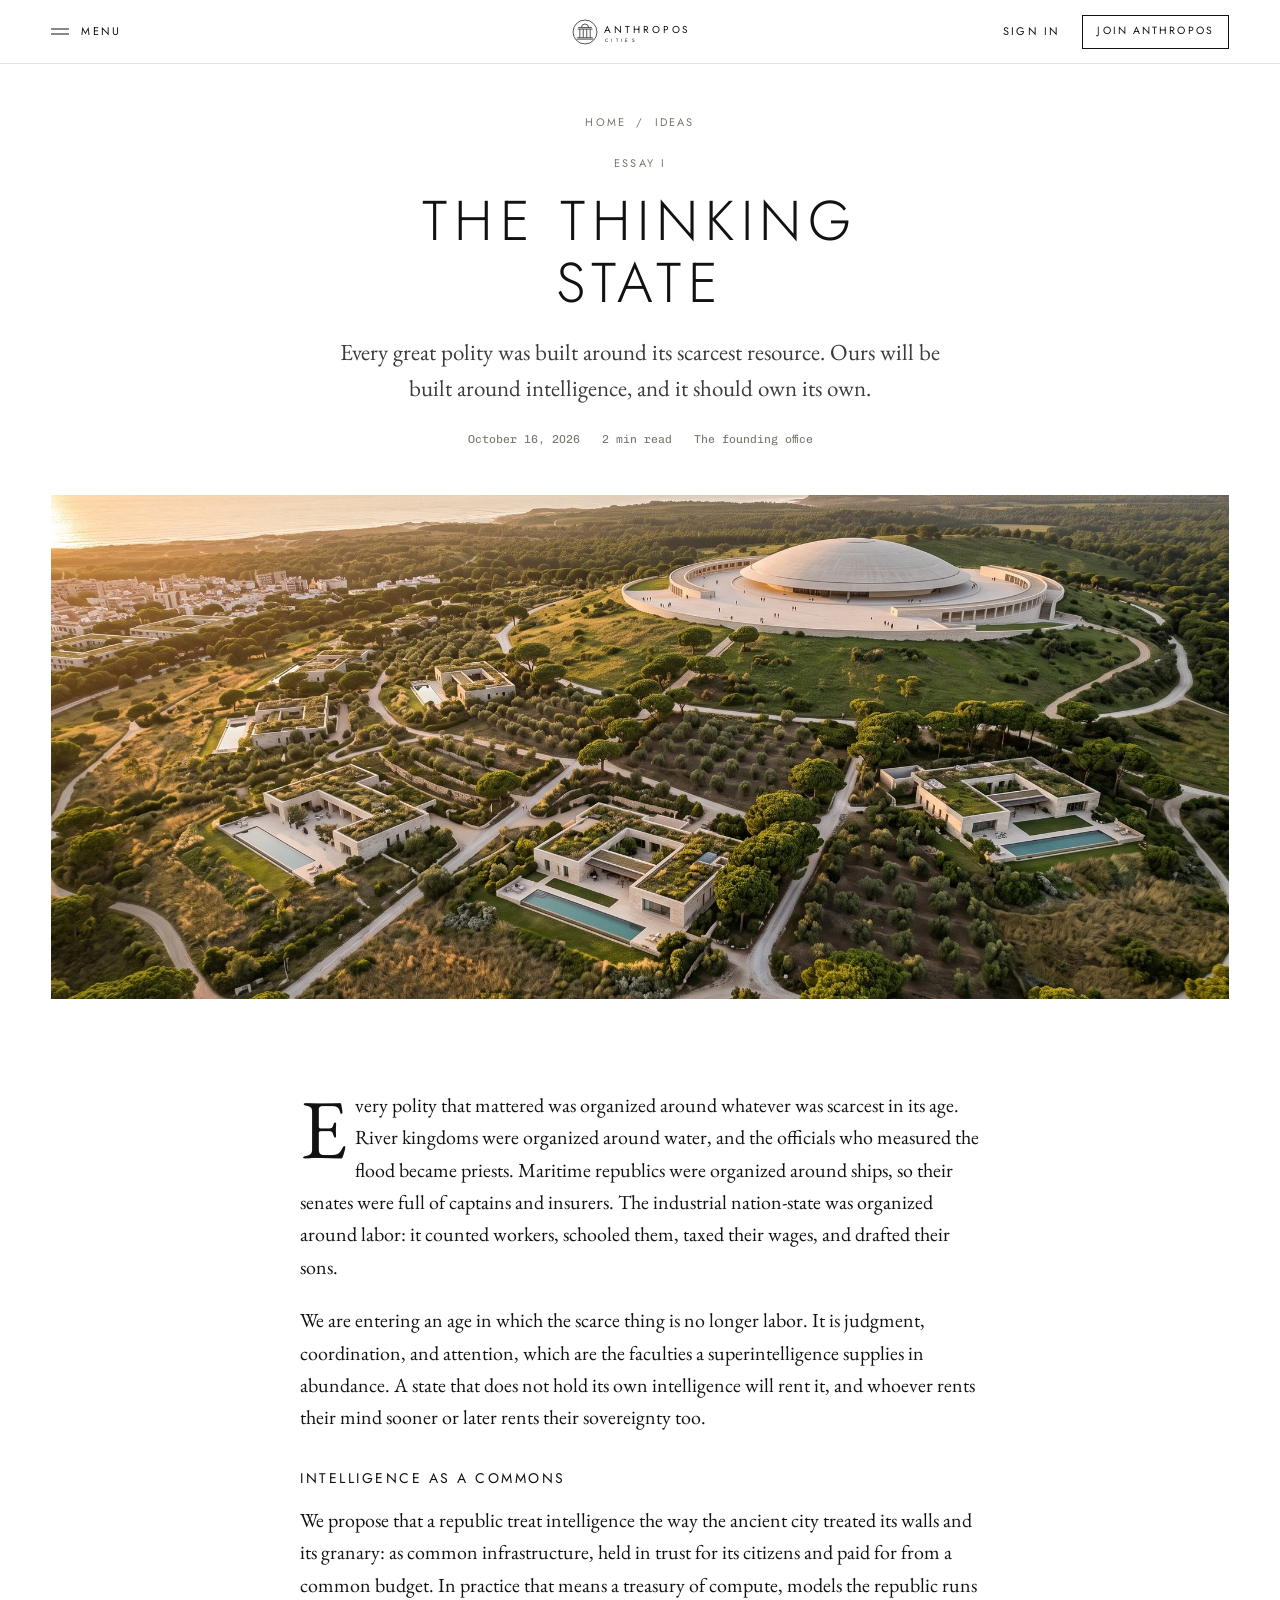
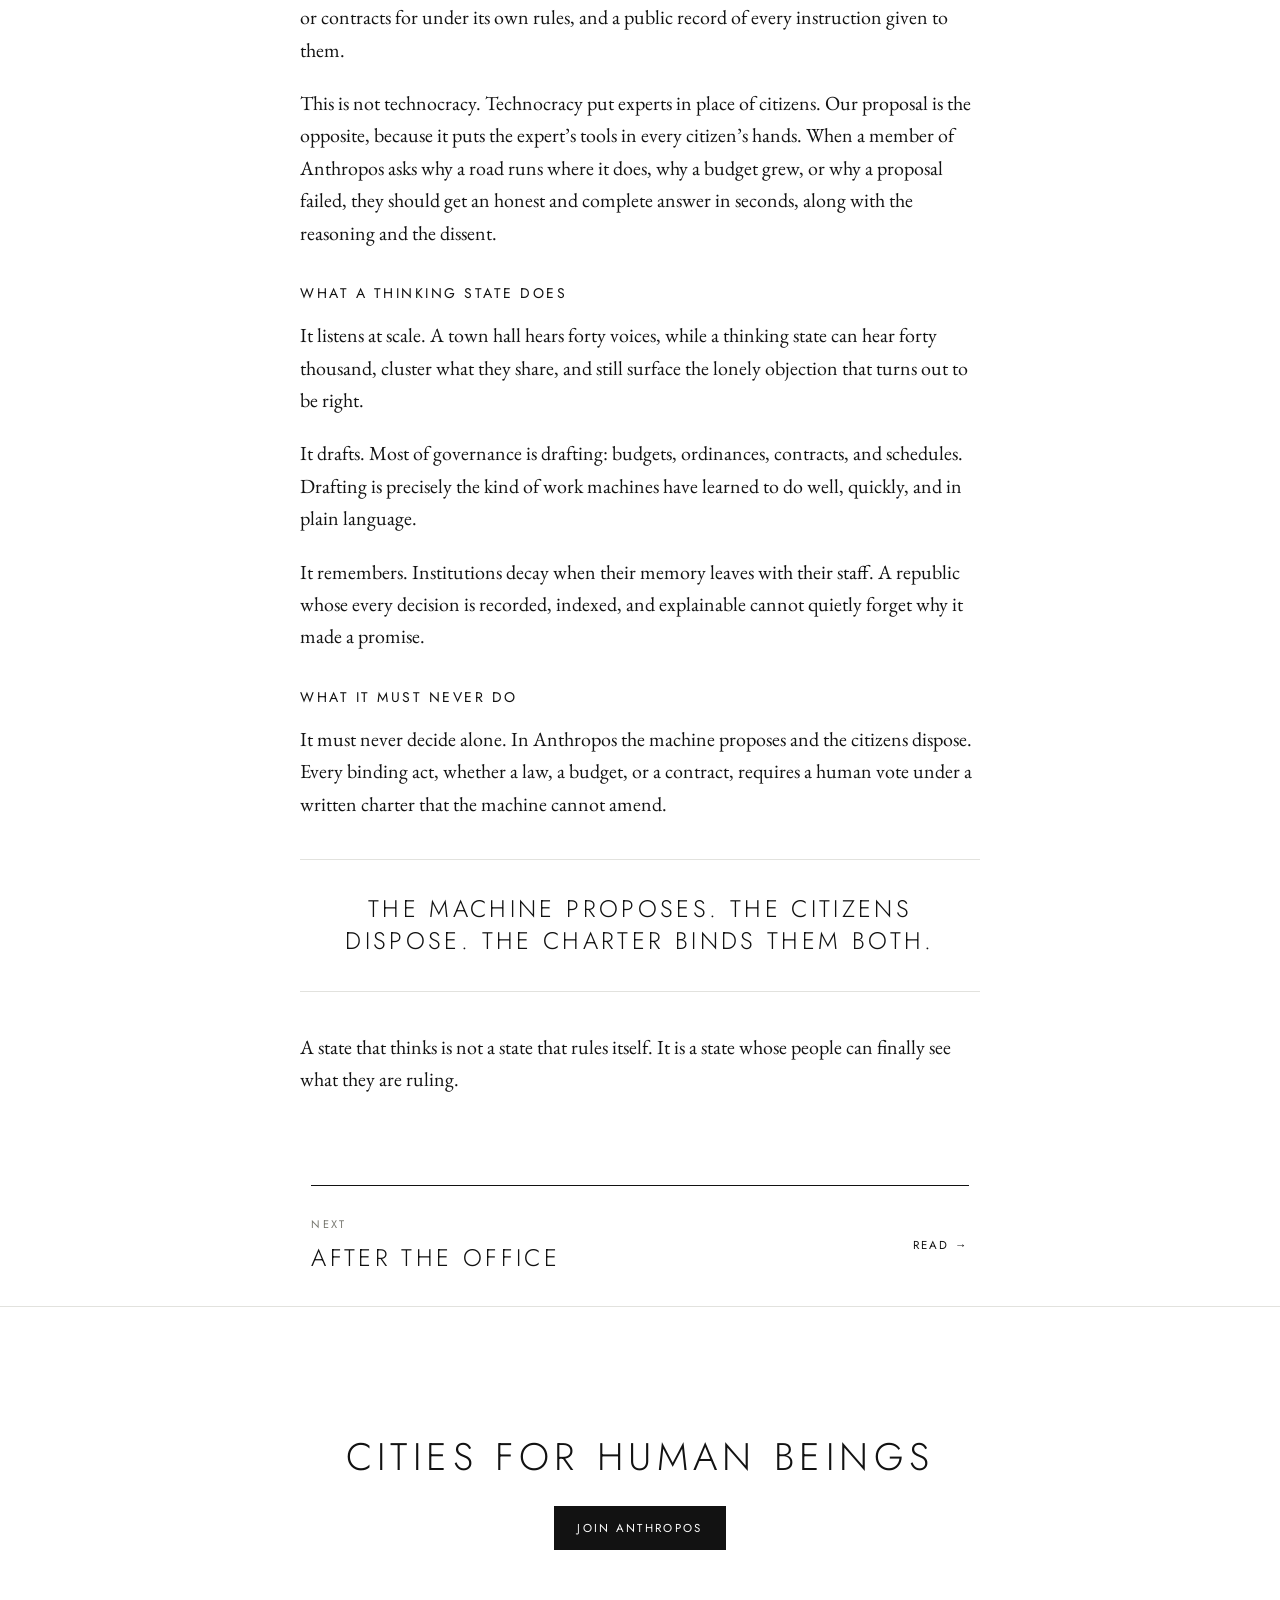
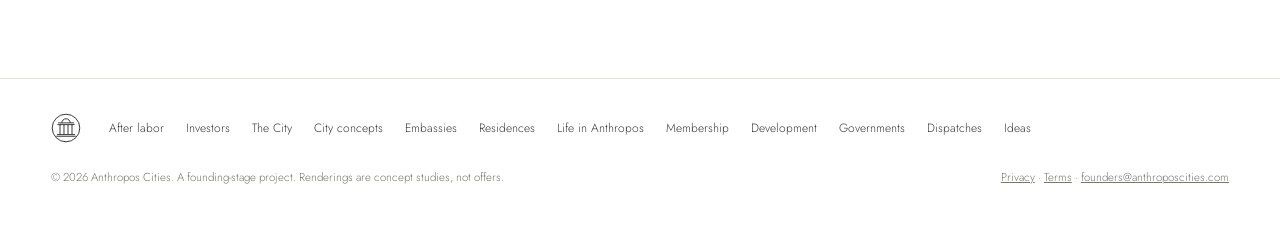
<file: article.html>
<!doctype html>
<html lang="en">
<head>
<meta charset="utf-8">
<meta name="viewport" content="width=device-width,initial-scale=1">
<link rel="icon" href="img/icon.svg" type="image/svg+xml">
<link rel="preconnect" href="https://fonts.googleapis.com"><link rel="preconnect" href="https://fonts.gstatic.com" crossorigin>
<link href="https://fonts.googleapis.com/css2?family=Chivo+Mono:wght@300;400&family=EB+Garamond:ital,wght@0,400;0,500;1,400&family=Jost:wght@300;400;500&display=swap" rel="stylesheet">
<link rel="stylesheet" href="css/site.css">
<link rel="stylesheet" href="css/home.css">
<link rel="stylesheet" href="css/pages.css">
<title>Anthropos Cities</title>
<meta name="description" content="">
</head>
<body>
<article>
  <header class="art-hero wrap center">
    <div class="crumbs" style="justify-content:center"><a href="index.html">Home</a><span>/</span><a href="content.html" id="crumb">Ideas</a></div>
    <div class="eyebrow mt-24" id="kicker"></div>
    <h1 id="title"></h1>
    <p class="dek" id="dek"></p>
    <div class="art-meta" id="meta"></div>
  </header>
  <div class="wrap art-cover"><div class="img"><img id="cover" alt=""></div></div>
  <div class="wrap"><div class="prose" id="body"></div></div>
  <div class="wrap" style="max-width:760px"><div id="next"></div></div>
</article>
<script type="module" src="js/site.js"></script>
<script type="module">
import { ALL, ESSAYS, DISPATCHES, readMin } from './js/content.js';
import { CONFIG } from './js/config.js';
import { esc } from './js/site.js';
const slug = new URLSearchParams(location.search).get('a');
const e = ALL.find(x => x.slug === slug) || ESSAYS[0];
const isEssay = ESSAYS.includes(e);
const list = isEssay ? ESSAYS : DISPATCHES;
document.title = e.title + ' · ' + CONFIG.name;
document.querySelector('meta[name=description]').content = e.dek;
document.querySelector('#crumb').textContent = isEssay ? 'Ideas' : 'Dispatches';
document.querySelector('#crumb').href = isEssay ? 'content.html' : 'news.html';
document.querySelector('#kicker').textContent = (e.kicker || e.kind) + (e.n && e.n !== '—' ? ' ' + e.n : '');
document.querySelector('#title').textContent = e.title;
document.querySelector('#dek').textContent = e.dek;
document.querySelector('#meta').innerHTML = `<span>${esc(e.date)}</span><span>${readMin(e)} min read</span><span>The founding office</span>`;
document.querySelector('#cover').src = e.cover;
document.querySelector('#body').innerHTML = e.body;
const n = list[(list.indexOf(e) + 1) % list.length];
document.querySelector('#next').innerHTML = `<a class="next-art" href="article.html?a=${n.slug}"><div><div class="eyebrow">Next</div><h3>${esc(n.title)}</h3></div><span class="link-arrow">Read →</span></a>`;
</script>
</body>
</html>
</file>
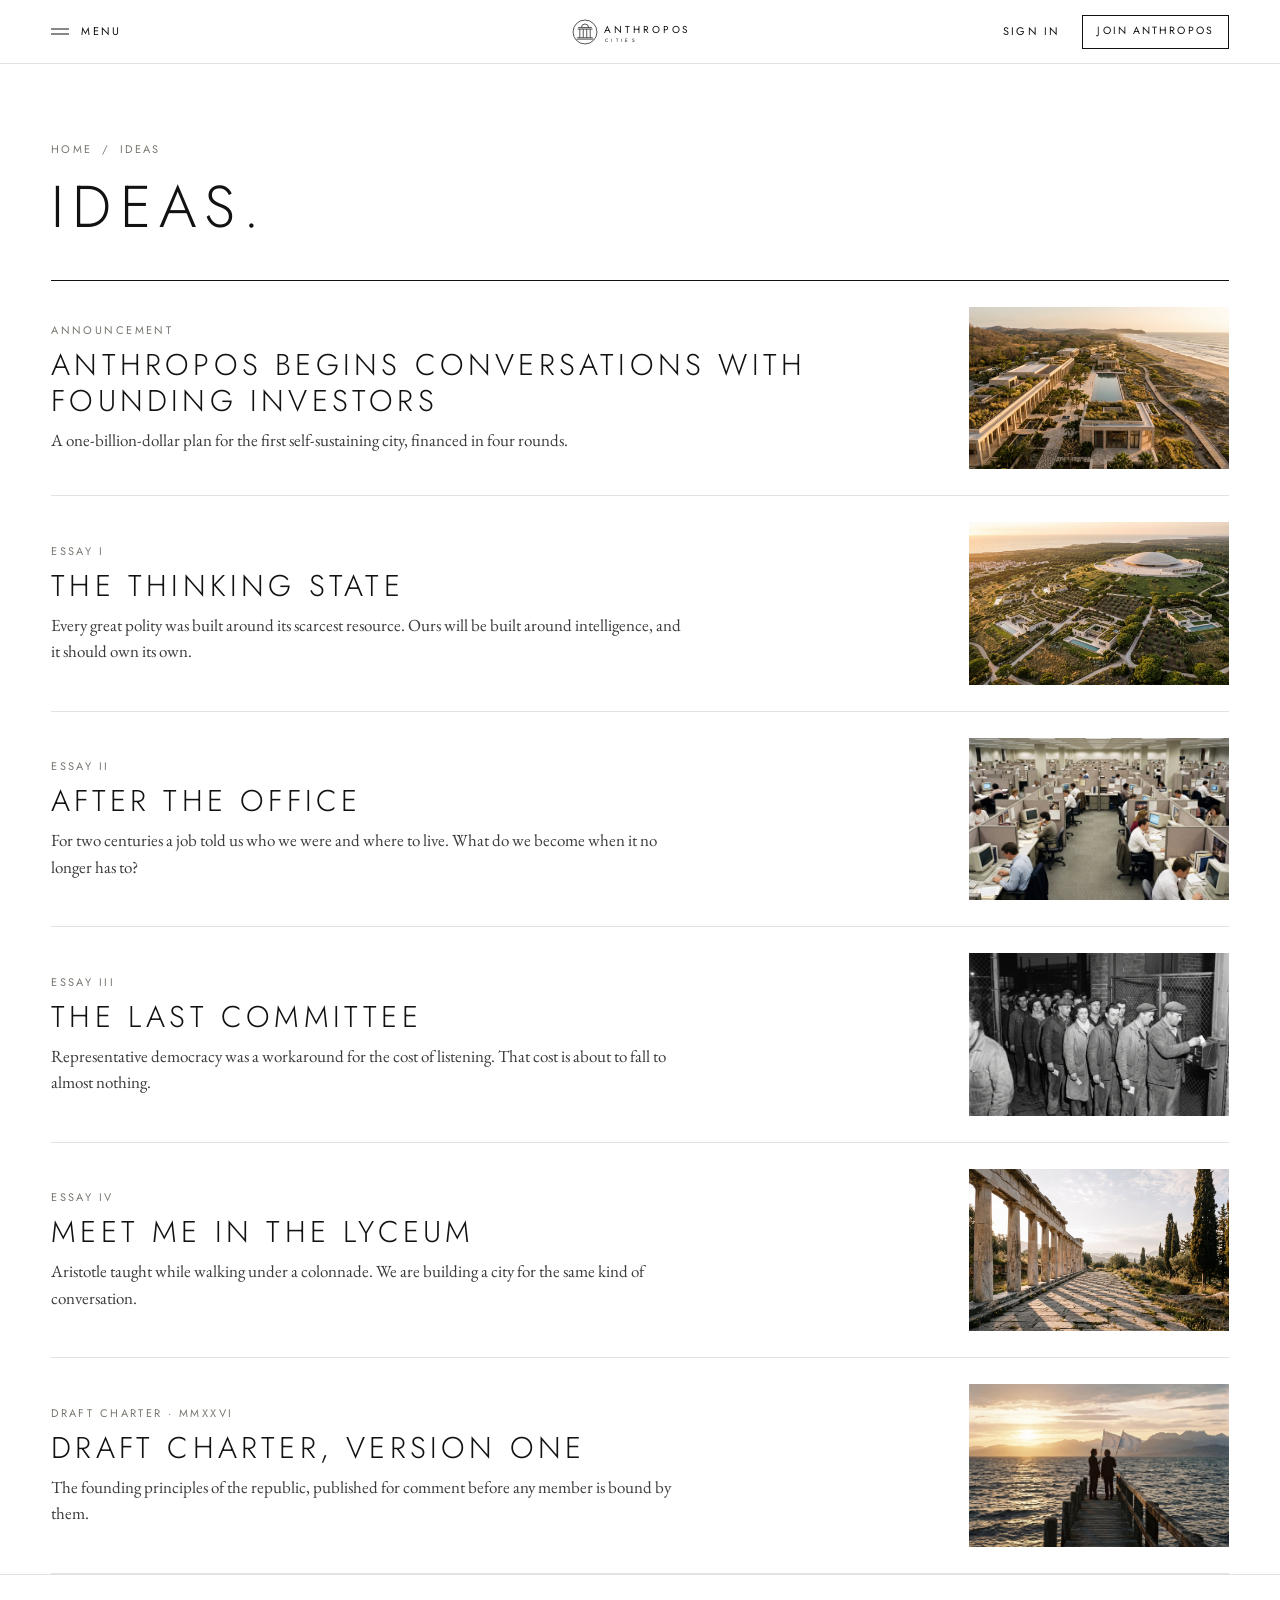
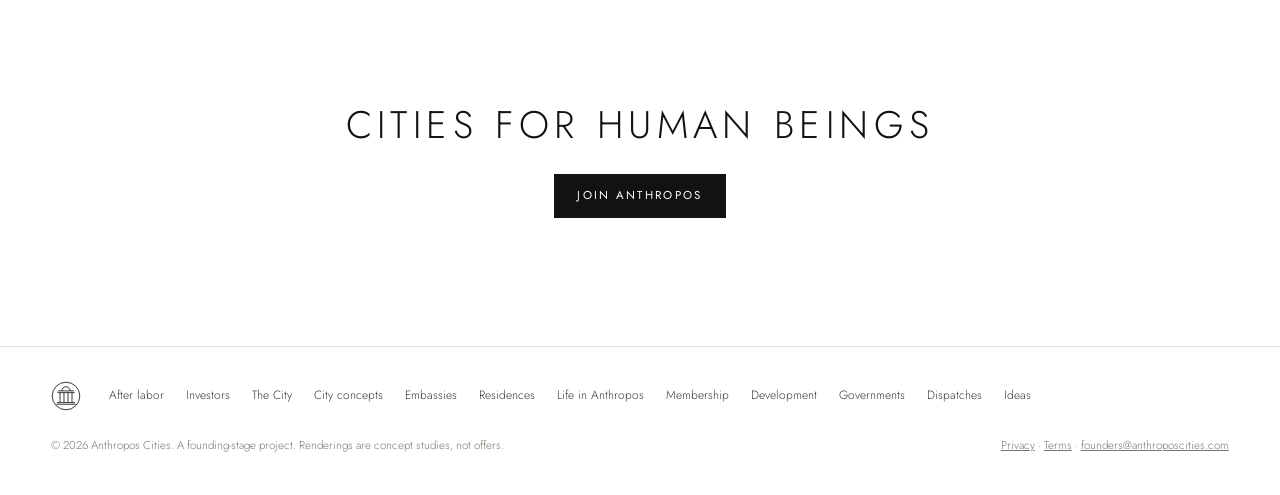
<file: content.html>
<!doctype html>
<html lang="en">
<head>
<meta charset="utf-8">
<meta name="viewport" content="width=device-width,initial-scale=1">
<link rel="icon" href="img/icon.svg" type="image/svg+xml">
<link rel="preconnect" href="https://fonts.googleapis.com"><link rel="preconnect" href="https://fonts.gstatic.com" crossorigin>
<link href="https://fonts.googleapis.com/css2?family=Chivo+Mono:wght@300;400&family=EB+Garamond:ital,wght@0,400;0,500;1,400&family=Jost:wght@300;400;500&display=swap" rel="stylesheet">
<link rel="stylesheet" href="css/site.css">
<link rel="stylesheet" href="css/home.css">
<link rel="stylesheet" href="css/pages.css">
<title>Ideas · Anthropos Cities</title>
<meta name="description" content="Essays and the draft charter of Anthropos, the superintelligence republic.">
</head>
<body>
<section class="page-top"><div class="wrap">
  <div class="crumbs"><a href="index.html">Home</a><span>/</span><span>Ideas</span></div>
  <h1 class="h-xl mt-16">Ideas.</h1>
  <div class="c-list mt-40" id="list"></div>
</div></section>
<script type="module" src="js/site.js"></script>
<script type="module">
import { ESSAYS, DISPATCHES } from './js/content.js';
import { esc } from './js/site.js';
const items = [DISPATCHES[0], ...ESSAYS];
document.querySelector('#list').innerHTML = items.map(e => `<a href="article.html?a=${e.slug}"><div><div class="eyebrow">${esc(e.kicker || e.kind)}${e.n && e.n !== '—' ? ' ' + e.n : ''}</div><h2 class="mt-8">${esc(e.title)}</h2><p>${esc(e.dek)}</p></div><div class="img zoom"><img src="${e.cover}" alt="" loading="lazy"></div></a>`).join('');
</script>
</body>
</html>
</file>
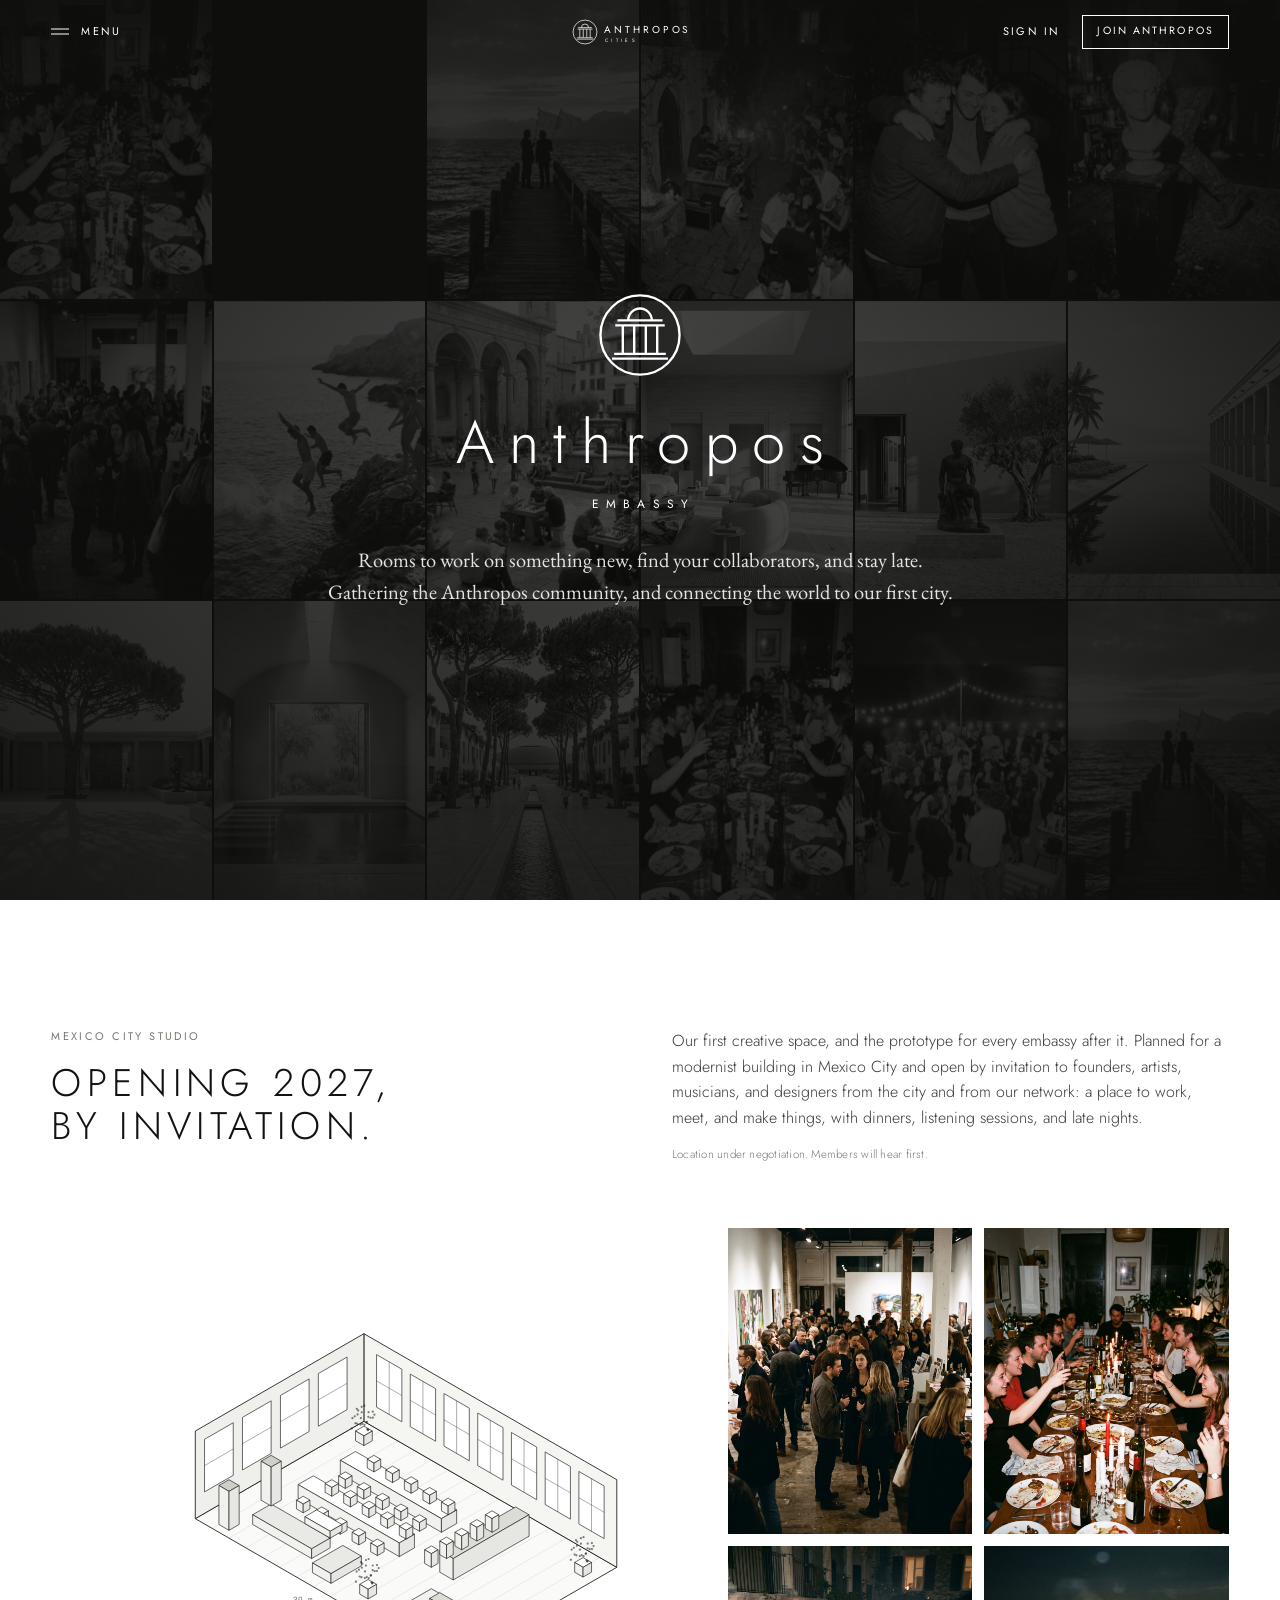
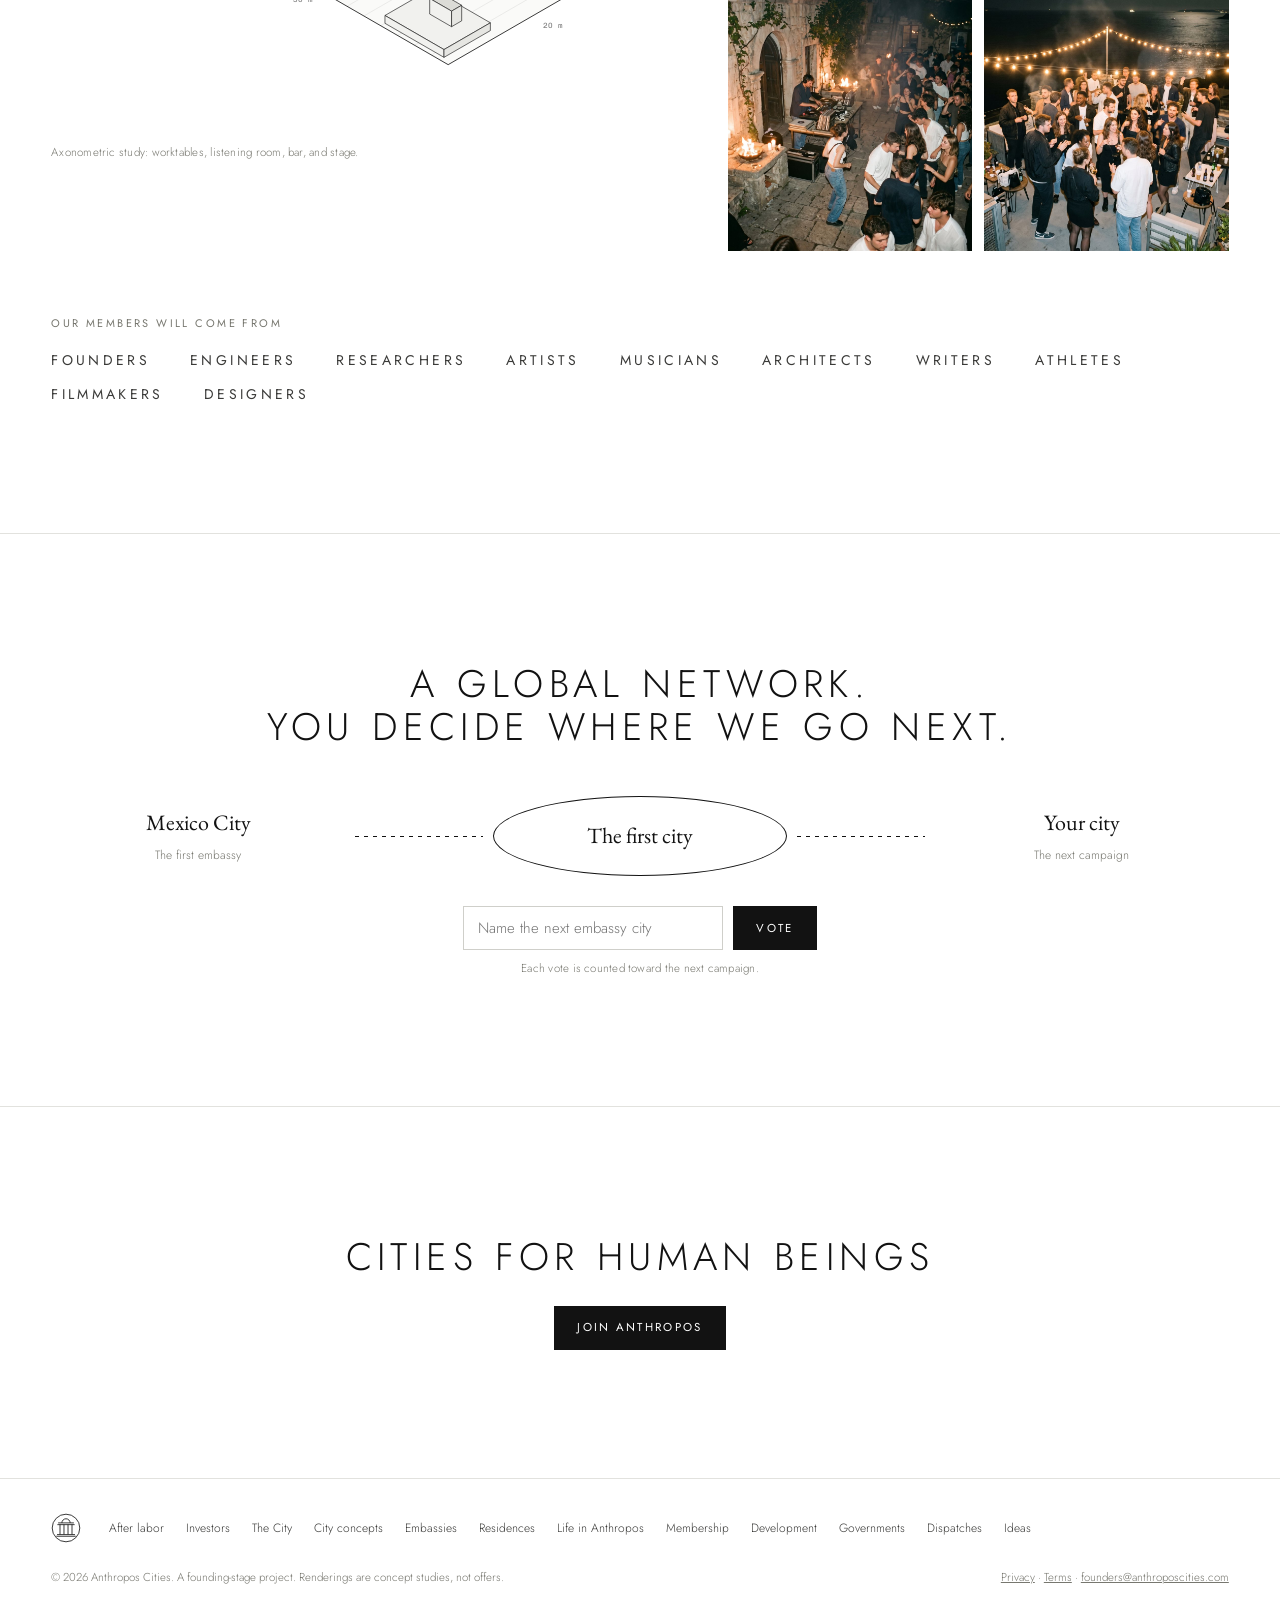
<file: embassy.html>
<!doctype html>
<html lang="en">
<head>
<meta charset="utf-8">
<meta name="viewport" content="width=device-width,initial-scale=1">
<title>Anthropos Cities Embassy</title>
<meta name="description" content="Rooms to work on something new, find your collaborators, and stay late. The first Anthropos embassy is planned for Mexico City.">
<meta property="og:image" content="img/soc/gallery.jpg">
<link rel="icon" href="img/icon.svg" type="image/svg+xml">
<link rel="preconnect" href="https://fonts.googleapis.com"><link rel="preconnect" href="https://fonts.gstatic.com" crossorigin>
<link href="https://fonts.googleapis.com/css2?family=Chivo+Mono:wght@300;400&family=EB+Garamond:ital,wght@0,400;0,500;1,400&family=Jost:wght@300;400;500&display=swap" rel="stylesheet">
<link rel="stylesheet" href="css/site.css">
<link rel="stylesheet" href="css/home.css">
<link rel="stylesheet" href="css/pages.css">
</head>
<body data-hdr="dark">

<section class="emb-hero">
  <div class="emb-tiles" id="tiles"></div>
  <div class="emb-in">
    <span id="embMark"></span>
    <div class="wm" data-name>Anthropos</div>
    <div class="sub">EMBASSY</div>
    <p>Rooms to work on something new, find your collaborators, and stay late. Gathering the <span data-name>Anthropos</span> community, and connecting the world to our first city.</p>
  </div>
</section>

<section class="sec flush">
  <div class="wrap split rv">
    <div class="l"><div class="eyebrow">Mexico City Studio</div><h2 class="h-lg mt-16">Opening 2027,<br>by invitation.</h2></div>
    <div class="r"><p class="body">Our first creative space, and the prototype for every embassy after it. Planned for a modernist building in Mexico City and open by invitation to founders, artists, musicians, and designers from the city and from our network: a place to work, meet, and make things, with dinners, listening sessions, and late nights.</p>
      <p class="caption mt-16">Location under negotiation. Members will hear first.</p></div>
  </div>
  <div class="wrap mt-64 emb-grid rv">
    <figure><svg class="axo" id="axo" viewBox="0 0 900 600" role="img" aria-label="Axonometric drawing of the Mexico City studio"></svg><figcaption class="caption">Axonometric study: worktables, listening room, bar, and stage.</figcaption></figure>
    <div class="emb-photos">
      <div class="img zoom"><img src="img/soc/gallery.jpg" alt="An opening night" loading="lazy"></div>
      <div class="img zoom"><img src="img/soc/dinner.jpg" alt="A long dinner" loading="lazy"></div>
      <div class="img zoom"><img src="img/soc/dj.jpg" alt="A courtyard set" loading="lazy"></div>
      <div class="img zoom"><img src="img/soc/rooftop.jpg" alt="Rooftop at night" loading="lazy"></div>
    </div>
  </div>
  <div class="wrap mt-64 rv"><div class="eyebrow">Our members will come from</div><div class="for-strip" id="forStrip"></div></div>
</section>

<section class="sec">
  <div class="wrap center rv">
    <h2 class="h-lg">A global network.<br>You decide where we go next.</h2>
    <div class="route">
      <div class="node"><b>Mexico City</b><span>The first embassy</span></div>
      <div class="line"></div>
      <div class="node mid"><b>The first city</b></div>
      <div class="line"></div>
      <div class="node"><b>Your city</b><span>The next campaign</span></div>
    </div>
    <form class="vote-city" id="voteCity"><input name="city" placeholder="Name the next embassy city" required aria-label="City"><button class="btn" type="submit">Vote</button></form>
    <p class="caption" id="voteNote">Each vote is counted toward the next campaign.</p>
  </div>
</section>

<script type="module" src="js/site.js"></script>
<script type="module" src="js/embassy.js"></script>
</body>
</html>
</file>
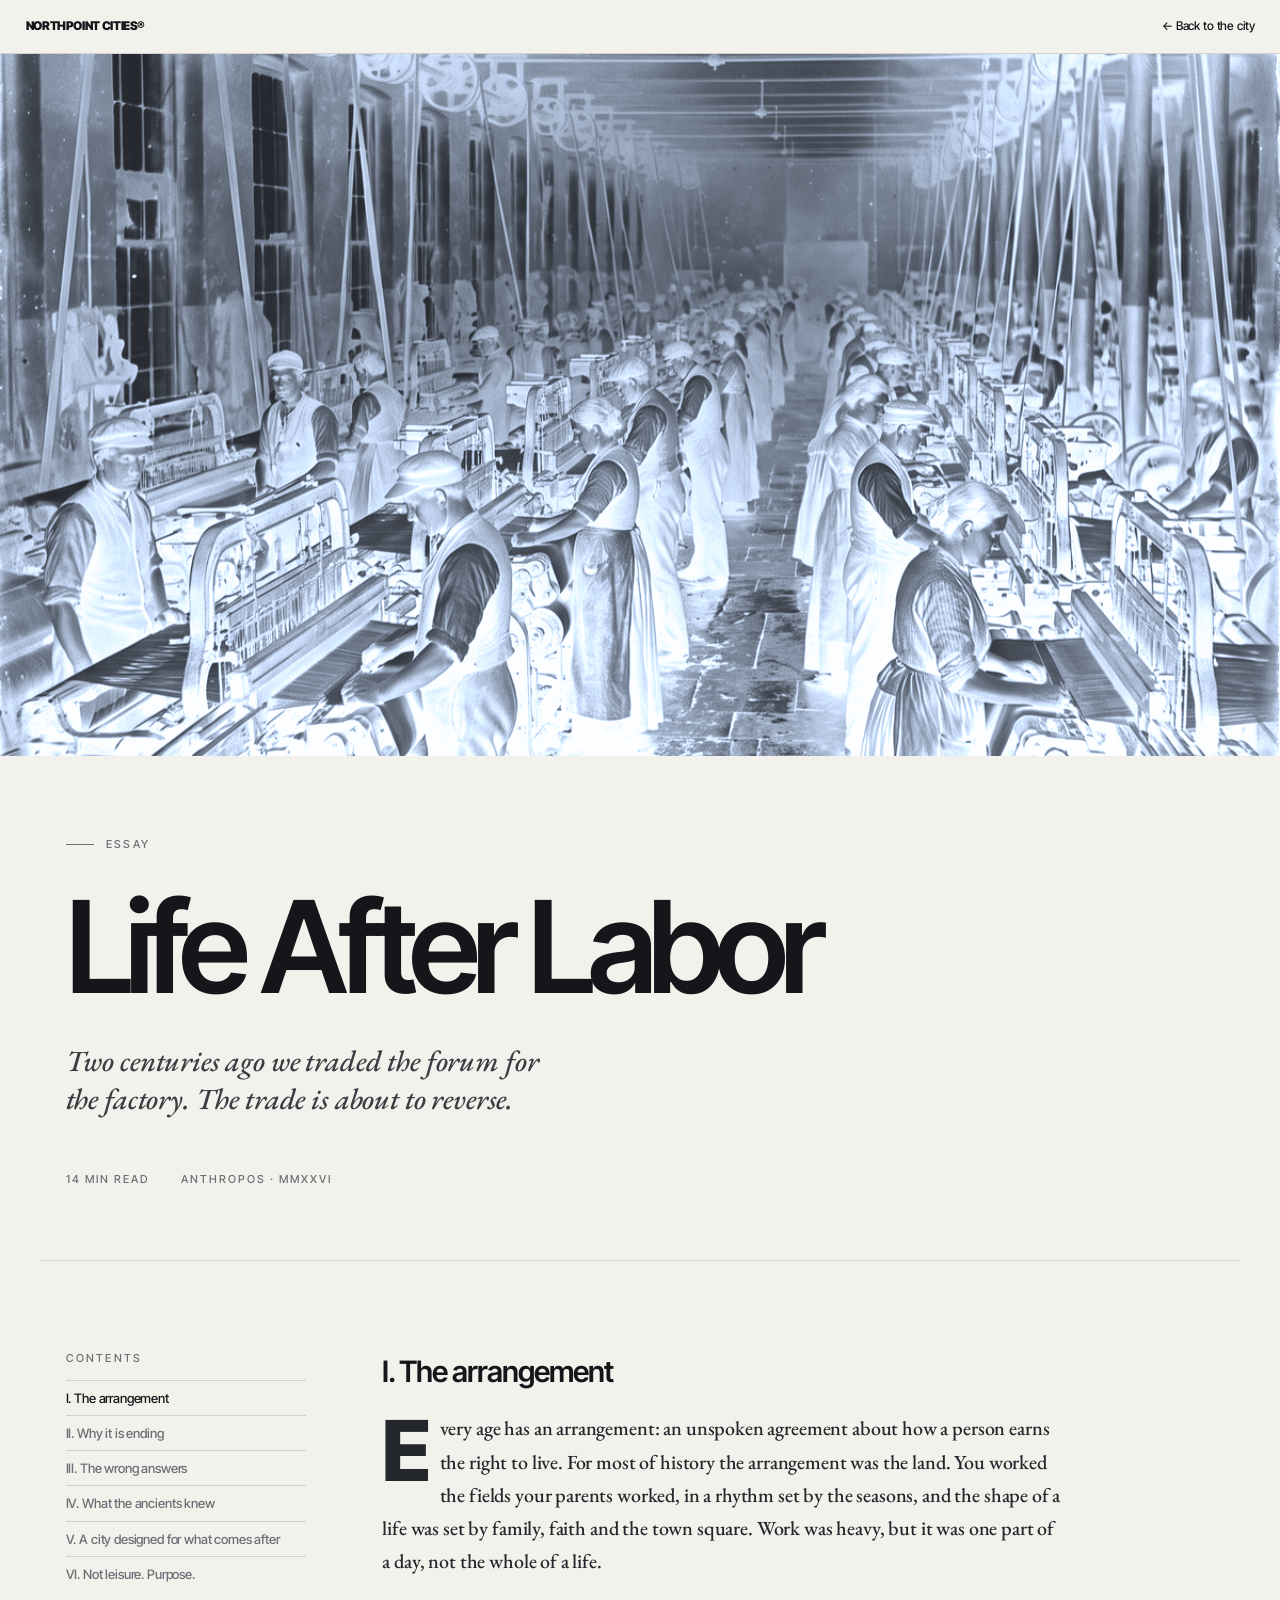
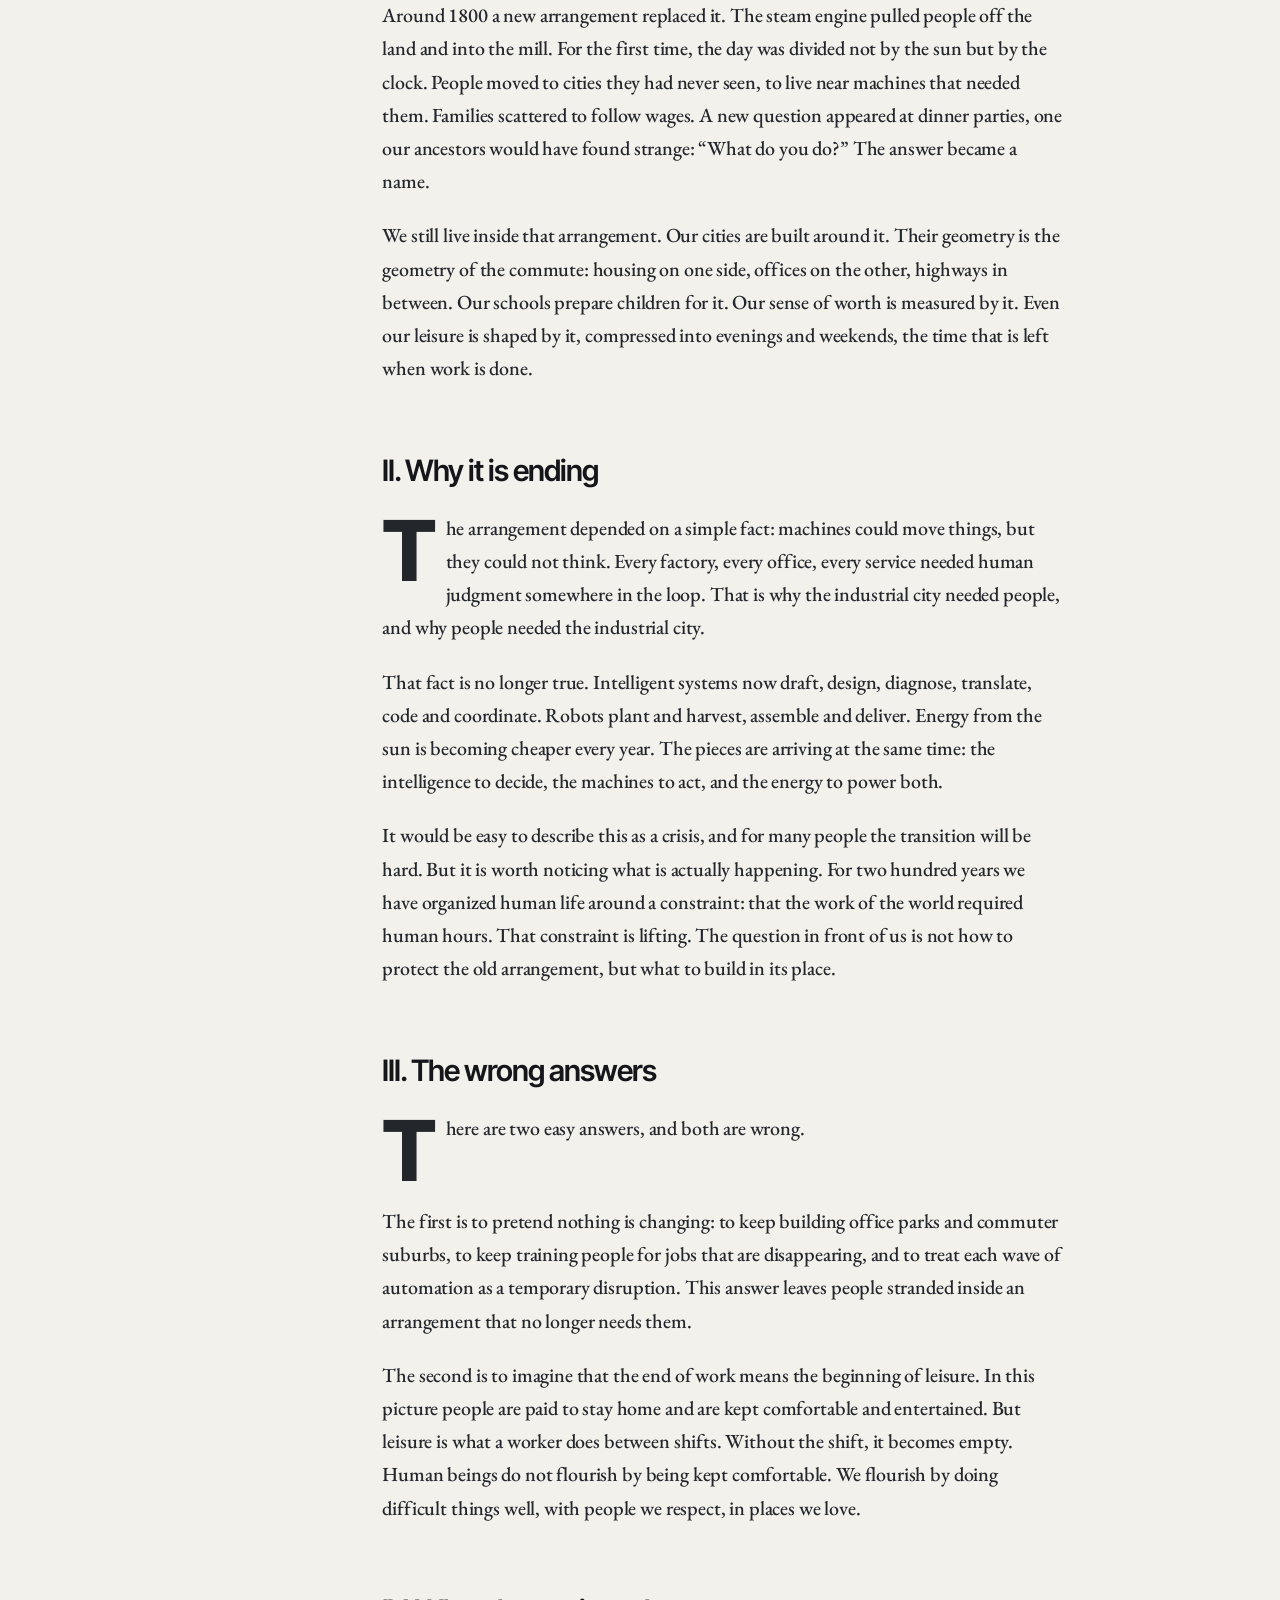
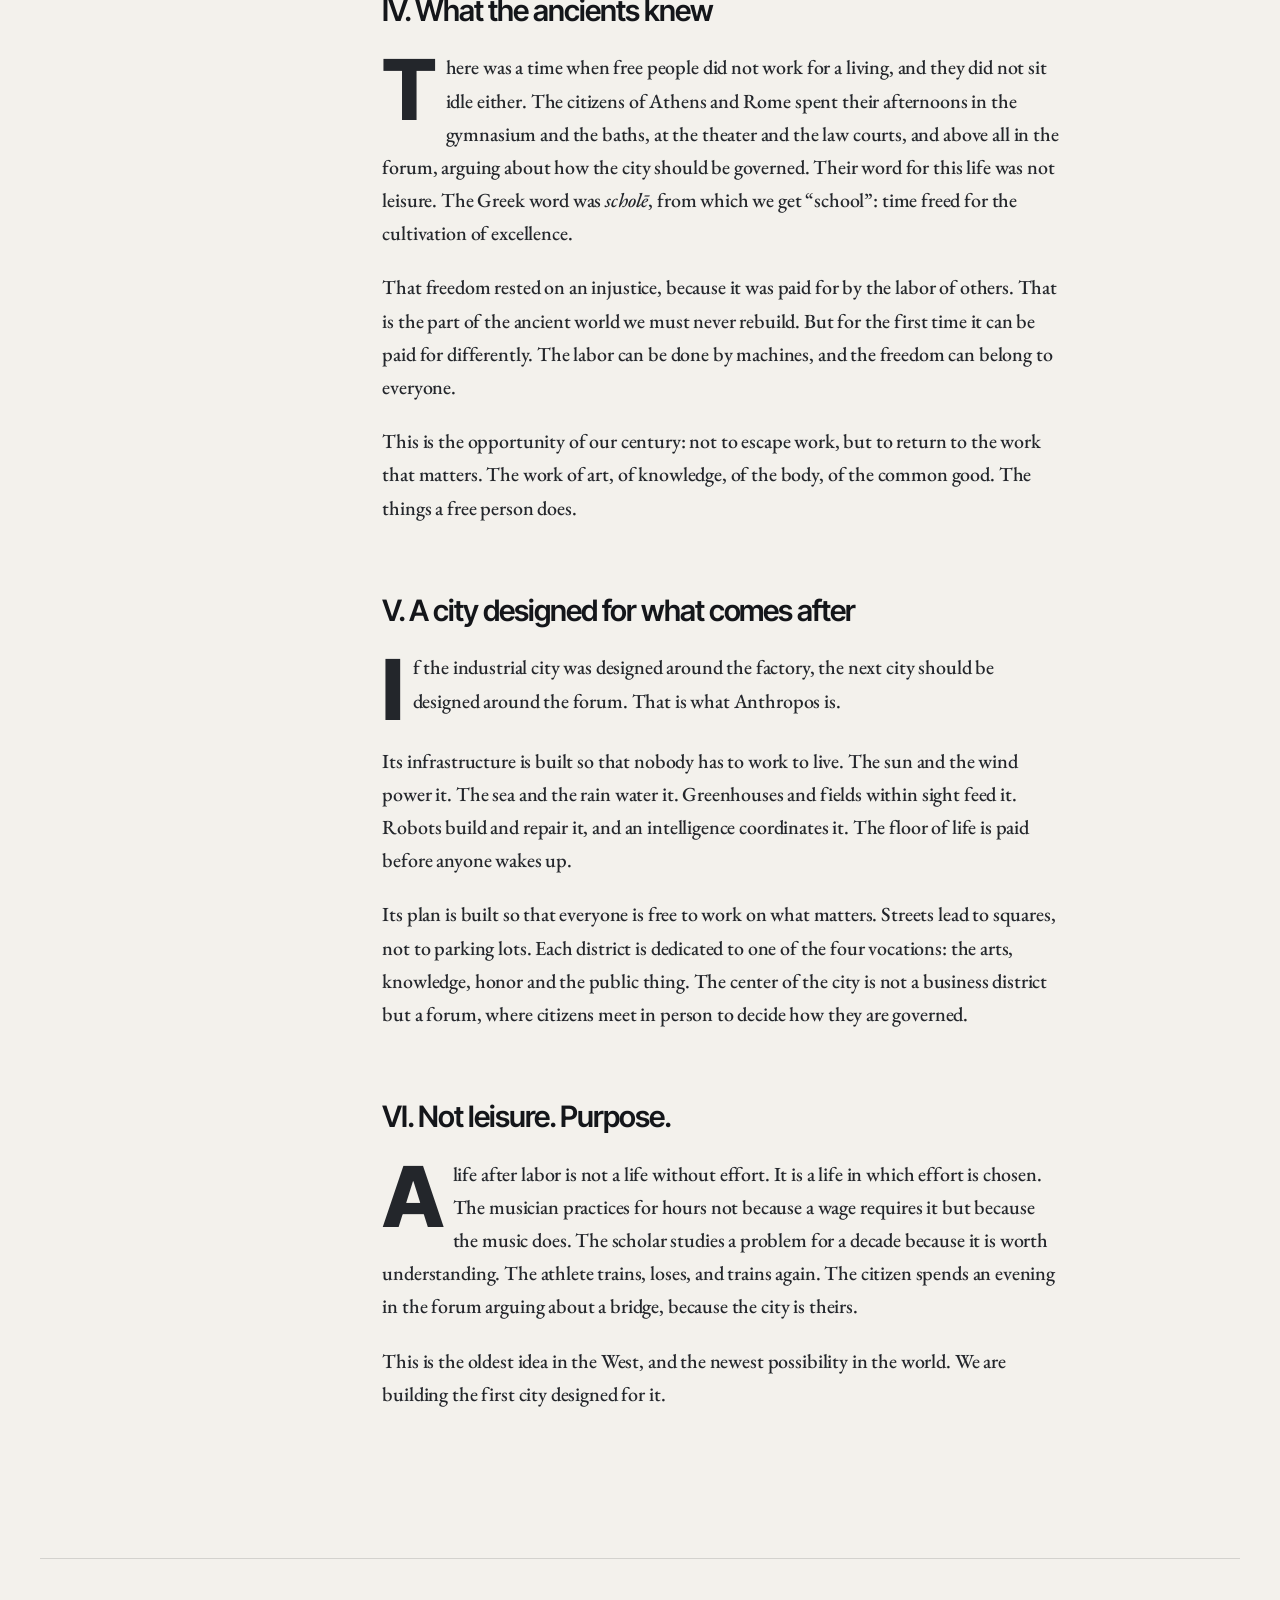
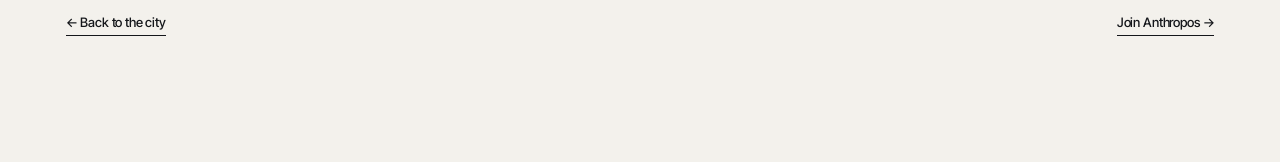
<file: idea.html>
<!doctype html>
<html lang="en">
<head>
<meta charset="utf-8">
<meta name="viewport" content="width=device-width,initial-scale=1">
<title>Anthropos — Ideas</title>
<meta name="description" content="Writings from Anthropos, a self-sustaining city by NorthPoint Cities.">
<link rel="preconnect" href="https://fonts.googleapis.com">
<link href="https://fonts.googleapis.com/css2?family=Inter+Tight:wght@400;500;600;800;900&family=EB+Garamond:ital,wght@0,400;0,500;1,400&display=swap" rel="stylesheet">
<style>
:root{--g:clamp(16px,2vw,28px);--ink:#14161a;--paper:#f3f1ec;--line:rgba(20,22,26,.14)}
*{box-sizing:border-box;margin:0;padding:0}
html,body{background:var(--paper);color:var(--ink)}
body{font:500 15px/1.4 "Inter Tight",Helvetica,Arial,sans-serif;letter-spacing:-.01em}
a{color:inherit;text-decoration:none}
.bar{position:fixed;left:0;top:0;height:2px;background:var(--ink);z-index:50;width:0}
nav{position:sticky;top:0;z-index:40;display:flex;justify-content:space-between;align-items:center;padding:18px var(--g);font-size:12px;background:rgba(243,241,236,.9);backdrop-filter:blur(10px);-webkit-backdrop-filter:blur(10px);border-bottom:1px solid var(--line)}
nav .b{font-weight:900;letter-spacing:-.03em}nav a:hover{opacity:.55}
.himg{height:78vh;min-height:460px;overflow:hidden;position:relative}.himg img{width:100%;height:115%;object-fit:cover;filter:grayscale(1) invert(1) contrast(.75) brightness(1.15) sepia(.3) hue-rotate(178deg) saturate(1.9);will-change:transform}
.head{max-width:1200px;margin:0 auto;padding:9vh var(--g) 8vh;border-bottom:1px solid var(--line)}
.k{font-size:11px;letter-spacing:.22em;text-transform:uppercase;display:flex;gap:12px;align-items:center;color:#6c6f75}.k:before{content:"";width:28px;height:1px;background:currentColor}
h1{font-size:clamp(56px,10vw,170px);font-weight:600;letter-spacing:-.065em;line-height:.88;margin:.3em 0 .3em;max-width:12ch}
.dek{font-family:"EB Garamond",Georgia,serif;font-size:clamp(22px,2.3vw,32px);font-style:italic;max-width:34ch;color:#3a3d42;line-height:1.3}
.meta{display:flex;gap:32px;margin-top:6vh;font-size:11px;letter-spacing:.18em;text-transform:uppercase;color:#6c6f75}
.wrap{max-width:1200px;margin:0 auto;display:grid;grid-template-columns:240px minmax(0,680px);gap:clamp(30px,6vw,110px);padding:10vh var(--g) 14vh}
.toc{position:sticky;top:90px;align-self:start;font-size:13px}.toc b{display:block;font-size:11px;letter-spacing:.2em;text-transform:uppercase;color:#6c6f75;font-weight:500;margin-bottom:14px}
.toc a{display:block;padding:8px 0;border-top:1px solid var(--line);color:#6c6f75;transition:color .3s}.toc a.on,.toc a:hover{color:var(--ink)}
.body p{font-family:"EB Garamond",Georgia,serif;font-size:clamp(20px,1.5vw,22px);line-height:1.66;margin-bottom:1.05em;color:#23262b}
.body h3{font-size:clamp(24px,2.3vw,32px);font-weight:600;letter-spacing:-.035em;margin:2.2em 0 .7em;scroll-margin-top:90px}.body h3:first-child{margin-top:0}
.body h3+p{display:flow-root}.body h3+p:first-letter{float:left;font-family:"Inter Tight",sans-serif;font-weight:800;font-size:4.2em;line-height:.8;margin:.06em .1em 0 0}
.body i{font-style:italic}
.end{max-width:1200px;margin:0 auto;padding:0 var(--g) 14vh;display:flex;justify-content:space-between;align-items:flex-end;gap:30px;border-top:1px solid var(--line);padding-top:6vh}
.end small{display:block;font-size:11px;letter-spacing:.2em;text-transform:uppercase;color:#6c6f75;margin-bottom:10px}
.end .nx{font-size:clamp(28px,4vw,56px);font-weight:600;letter-spacing:-.05em;line-height:1;transition:opacity .3s}.end .nx:hover{opacity:.6}
.end .bk{font-size:13px;border-bottom:1px solid var(--ink);padding-bottom:4px}
@media(max-width:860px){.wrap{grid-template-columns:1fr}.toc{display:none}.end{flex-direction:column;align-items:flex-start}}
</style>
</head>
<body>
<div class="bar" id="bar"></div>
<nav><a class="b" href="ascension.html">NORTHPOINT CITIES®</a><a href="ascension.html#articles">← Back to the city</a></nav>
<div class="himg"><img id="himg" alt=""></div><header class="head"><span class="k" id="hk"></span><h1 id="ht"></h1><p class="dek" id="hd"></p><div class="meta"><span id="mr"></span><span>Anthropos · MMXXVI</span></div></header>
<div class="wrap"><aside class="toc" id="toc"><b>Contents</b></aside><article class="body" id="body"></article></div>
<div class="end"><a class="bk" href="ascension.html#articles">← Back to the city</a><a class="bk" href="ascension.html#join">Join Anthropos →</a></div>
<script src="js/ideas-data.js"></script>
<script>
const slug = new URLSearchParams(location.search).get('a'); const i = Math.max(0, ARTICLES.findIndex((a) => a.slug === slug)); const A = ARTICLES[i];
document.title = A.t + ' — Anthropos'; hk.textContent = A.k; ht.textContent = A.t; hd.textContent = A.d; mr.textContent = A.r + ' read';
body.innerHTML = A.b;
const hs = [...body.querySelectorAll('h3')]; hs.forEach((h, k) => { h.id = 's' + k; const a = document.createElement('a'); a.href = '#s' + k; a.textContent = h.textContent; toc.appendChild(a); });
himg.src = 'img/era/' + IDEA_IMG[i] + '.jpg';
const links = [...toc.querySelectorAll('a')];
addEventListener('scroll', () => { const d = document.documentElement; bar.style.width = (scrollY / (d.scrollHeight - innerHeight) * 100) + '%'; himg.style.transform = `translateY(${scrollY * .2}px)`;
  let cur = 0; hs.forEach((h, k) => { if (h.getBoundingClientRect().top < 140) cur = k; }); links.forEach((l, k) => l.classList.toggle('on', k === cur)); }, { passive: true });
</script>
</body>
</html>
</file>
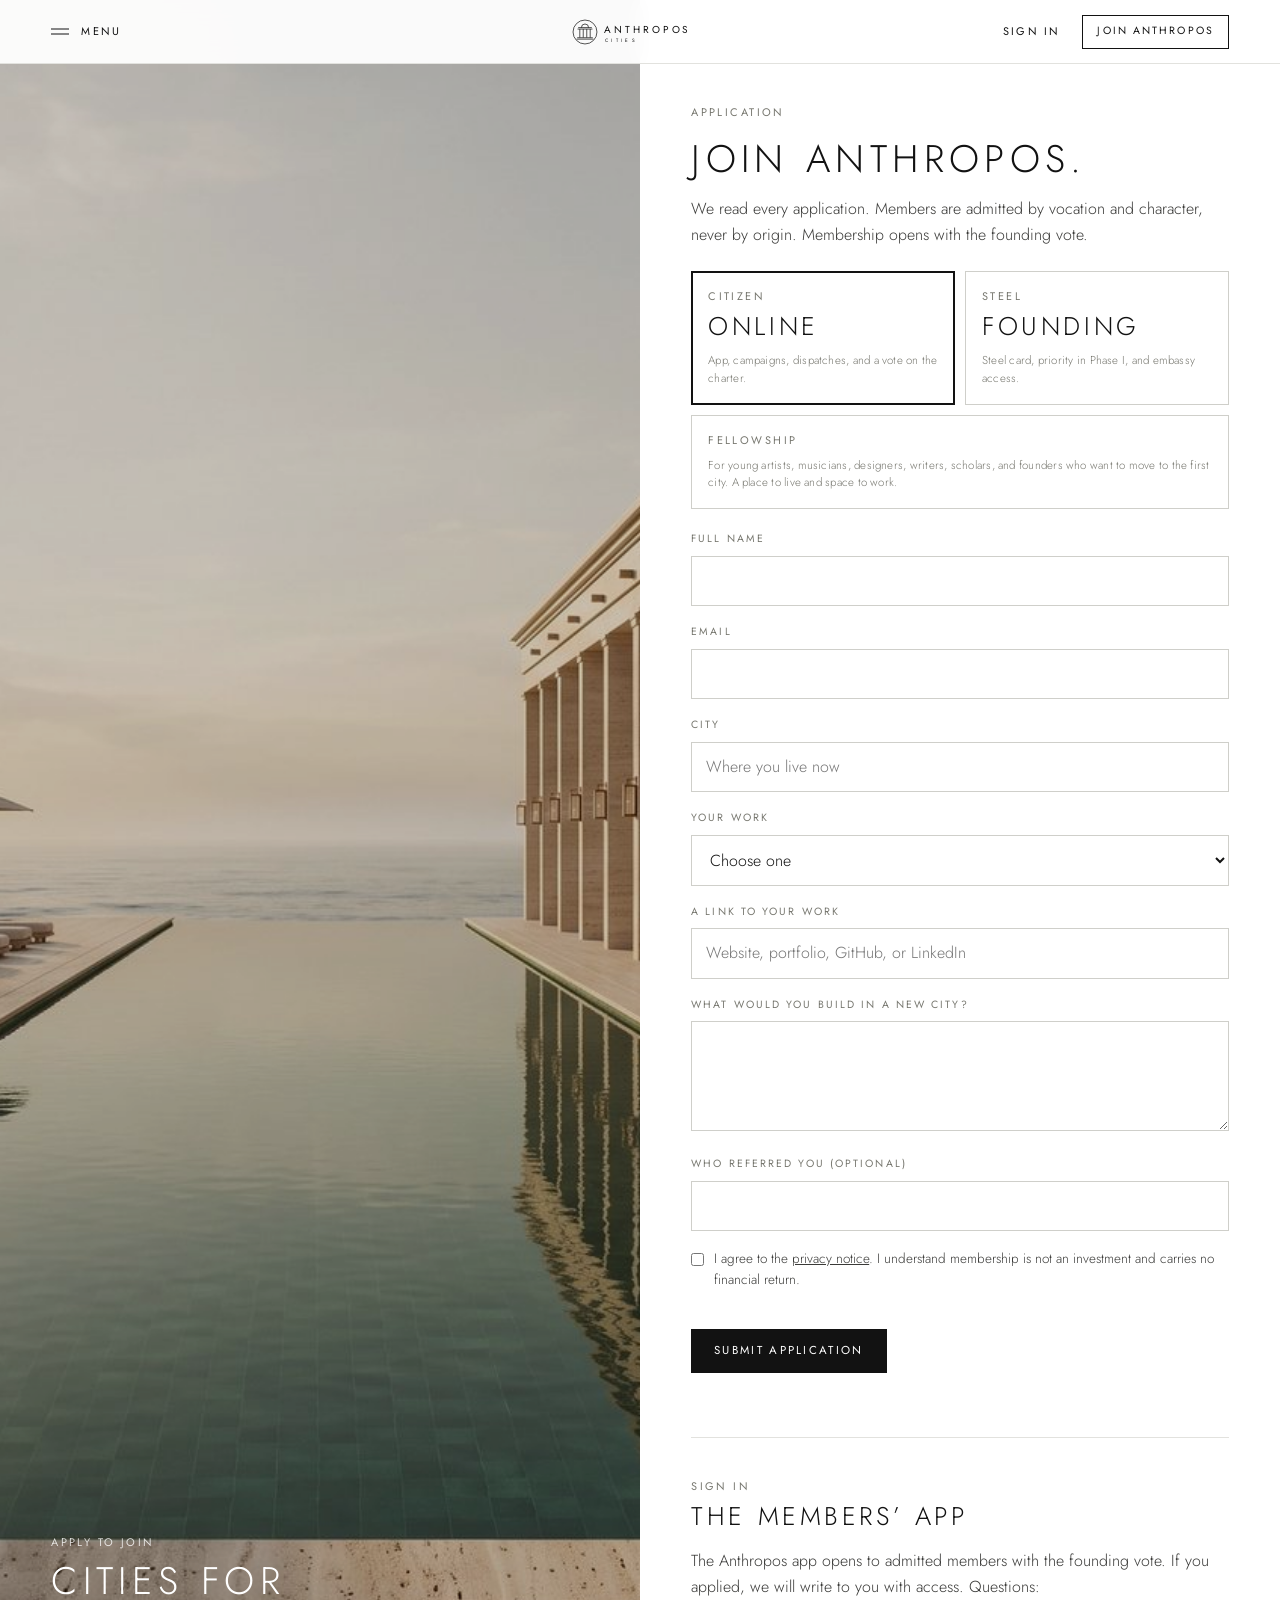
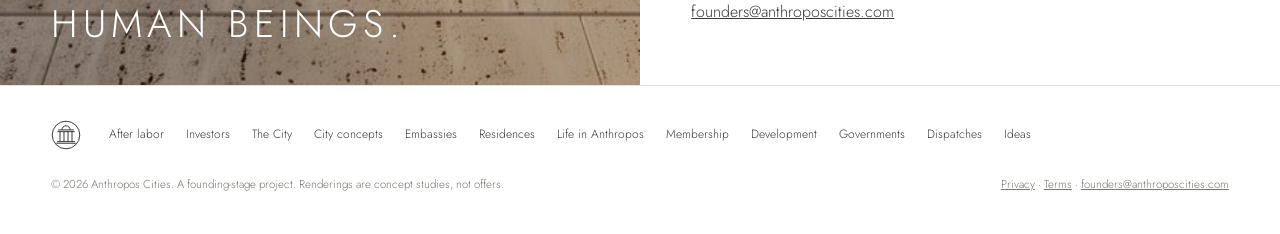
<file: join.html>
<!doctype html>
<html lang="en">
<head>
<meta charset="utf-8">
<meta name="viewport" content="width=device-width,initial-scale=1">
<title>Join Anthropos Cities · Apply</title>
<meta name="description" content="Apply to join Anthropos, the superintelligence republic. Citizen and Steel membership, and fellowships for artists and founders.">
<link rel="icon" href="img/icon.svg" type="image/svg+xml">
<link rel="preconnect" href="https://fonts.googleapis.com"><link rel="preconnect" href="https://fonts.gstatic.com" crossorigin>
<link href="https://fonts.googleapis.com/css2?family=Chivo+Mono:wght@300;400&family=EB+Garamond:ital,wght@0,400;0,500;1,400&family=Jost:wght@300;400;500&display=swap" rel="stylesheet">
<link rel="stylesheet" href="css/site.css">
<link rel="stylesheet" href="css/pages.css">
</head>
<body data-cta="none">
<div class="join">
  <div class="side"><img src="img/res-pool.jpg" alt="The main pool and colonnade, concept study">
    <div class="cap"><div class="eyebrow" style="color:rgba(255,255,255,.8)">Apply to join</div><div class="h-lg mt-8">Cities for<br>human beings.</div></div></div>
  <div class="main">
    <div id="apply">
      <div class="eyebrow">Application</div>
      <h1 class="h-lg mt-16">Join <span data-name>Anthropos</span>.</h1>
      <p class="body mt-16">We read every application. Members are admitted by vocation and character, never by origin. Membership opens with the founding vote.</p>
      <form id="joinForm" class="mt-24" novalidate>
        <div class="tierpick" role="radiogroup" aria-label="Membership">
          <label><input type="radio" name="tier" value="Citizen" checked><div class="eyebrow">Citizen</div><div class="h-md mt-8">Online</div><p class="caption">App, campaigns, dispatches, and a vote on the charter.</p></label>
          <label><input type="radio" name="tier" value="Steel"><div class="eyebrow">Steel</div><div class="h-md mt-8">Founding</div><p class="caption">Steel card, priority in Phase I, and embassy access.</p></label>
          <label style="grid-column:1/-1" id="fellowship"><input type="radio" name="tier" value="Fellowship"><div class="eyebrow">Fellowship</div><p class="caption mt-8">For young artists, musicians, designers, writers, scholars, and founders who want to move to the first city. A place to live and space to work.</p></label>
        </div>
        <label class="field"><span>Full name</span><input name="name" autocomplete="name" required></label>
        <label class="field"><span>Email</span><input name="email" type="email" autocomplete="email" required></label>
        <label class="field"><span>City</span><input name="city" placeholder="Where you live now"></label>
        <label class="field"><span>Your work</span><select name="vocation"><option value="">Choose one</option><option>Founder</option><option>Engineer or researcher</option><option>Artist or musician</option><option>Designer or architect</option><option>Writer or scholar</option><option>Athlete or coach</option><option>Investor</option><option>Other</option></select></label>
        <label class="field"><span>A link to your work</span><input name="link" type="url" placeholder="Website, portfolio, GitHub, or LinkedIn"></label>
        <label class="field"><span>What would you build in a new city?</span><textarea name="why" required></textarea></label>
        <label class="field"><span>Who referred you (optional)</span><input name="ref"></label>
        <label class="check"><input type="checkbox" name="ok" required> <span>I agree to the <a href="privacy.html">privacy notice</a>. I understand membership is not an investment and carries no financial return.</span></label>
        <div class="form-err mono" id="err" role="alert"></div>
        <button class="btn mt-16" type="submit">Submit application</button>
      </form>
      <div id="thanks" hidden><div class="eyebrow">Received</div><h2 class="h-md mt-8">Thank you.</h2><p class="body mt-16" id="thanksMsg"></p><div style="display:flex;gap:10px;flex-wrap:wrap" class="mt-24"><a class="btn sm" href="city.html#commit">Commit to move</a><a class="btn ghost sm" href="neighborhood.html">Build your neighborhood</a></div></div>
    </div>
    <hr class="rule mt-64" id="signin">
    <div class="mt-40"><div class="eyebrow">Sign in</div><h2 class="h-md mt-8">The members’ app</h2>
      <p class="body mt-16">The <span data-name>Anthropos</span> app opens to admitted members with the founding vote. If you applied, we will write to you with access. Questions: <a id="mail"></a></p></div>
  </div>
</div>
<script type="module" src="js/site.js"></script>
<script type="module">
import { CONFIG } from './js/config.js';
import { submit } from './js/forms.js';
const $ = (s) => document.querySelector(s);
$('#mail').href = 'mailto:' + CONFIG.email; $('#mail').textContent = CONFIG.email;
if (location.hash === '#fellowship') { $('#fellowship input').checked = true; }
$('#joinForm').onsubmit = async (e) => {
  e.preventDefault(); const f = Object.fromEntries(new FormData(e.target));
  let err = '';
  if (!f.name?.trim()) err = 'Please tell us your name.';
  else if (!/^[^@\s]+@[^@\s]+\.[^@\s]+$/.test(f.email || '')) err = 'Please use a valid email.';
  else if (!f.why?.trim()) err = 'Tell us, in a sentence, what you would build.';
  else if (!f.ok) err = 'Please accept the privacy notice.';
  $('#err').textContent = err; if (err) return;
  const how = await submit('application', { ...f, at: new Date().toISOString() }, `Application · ${f.tier} · ${f.name}`);
  $('#joinForm').hidden = true; $('#thanks').hidden = false;
  $('#thanksMsg').textContent = how === 'mail' ? 'Your email app opened with your application. Send it and we will reply within two weeks.' : 'Your application is in. We will reply within two weeks.';
};
</script>
</body>
</html>
</file>
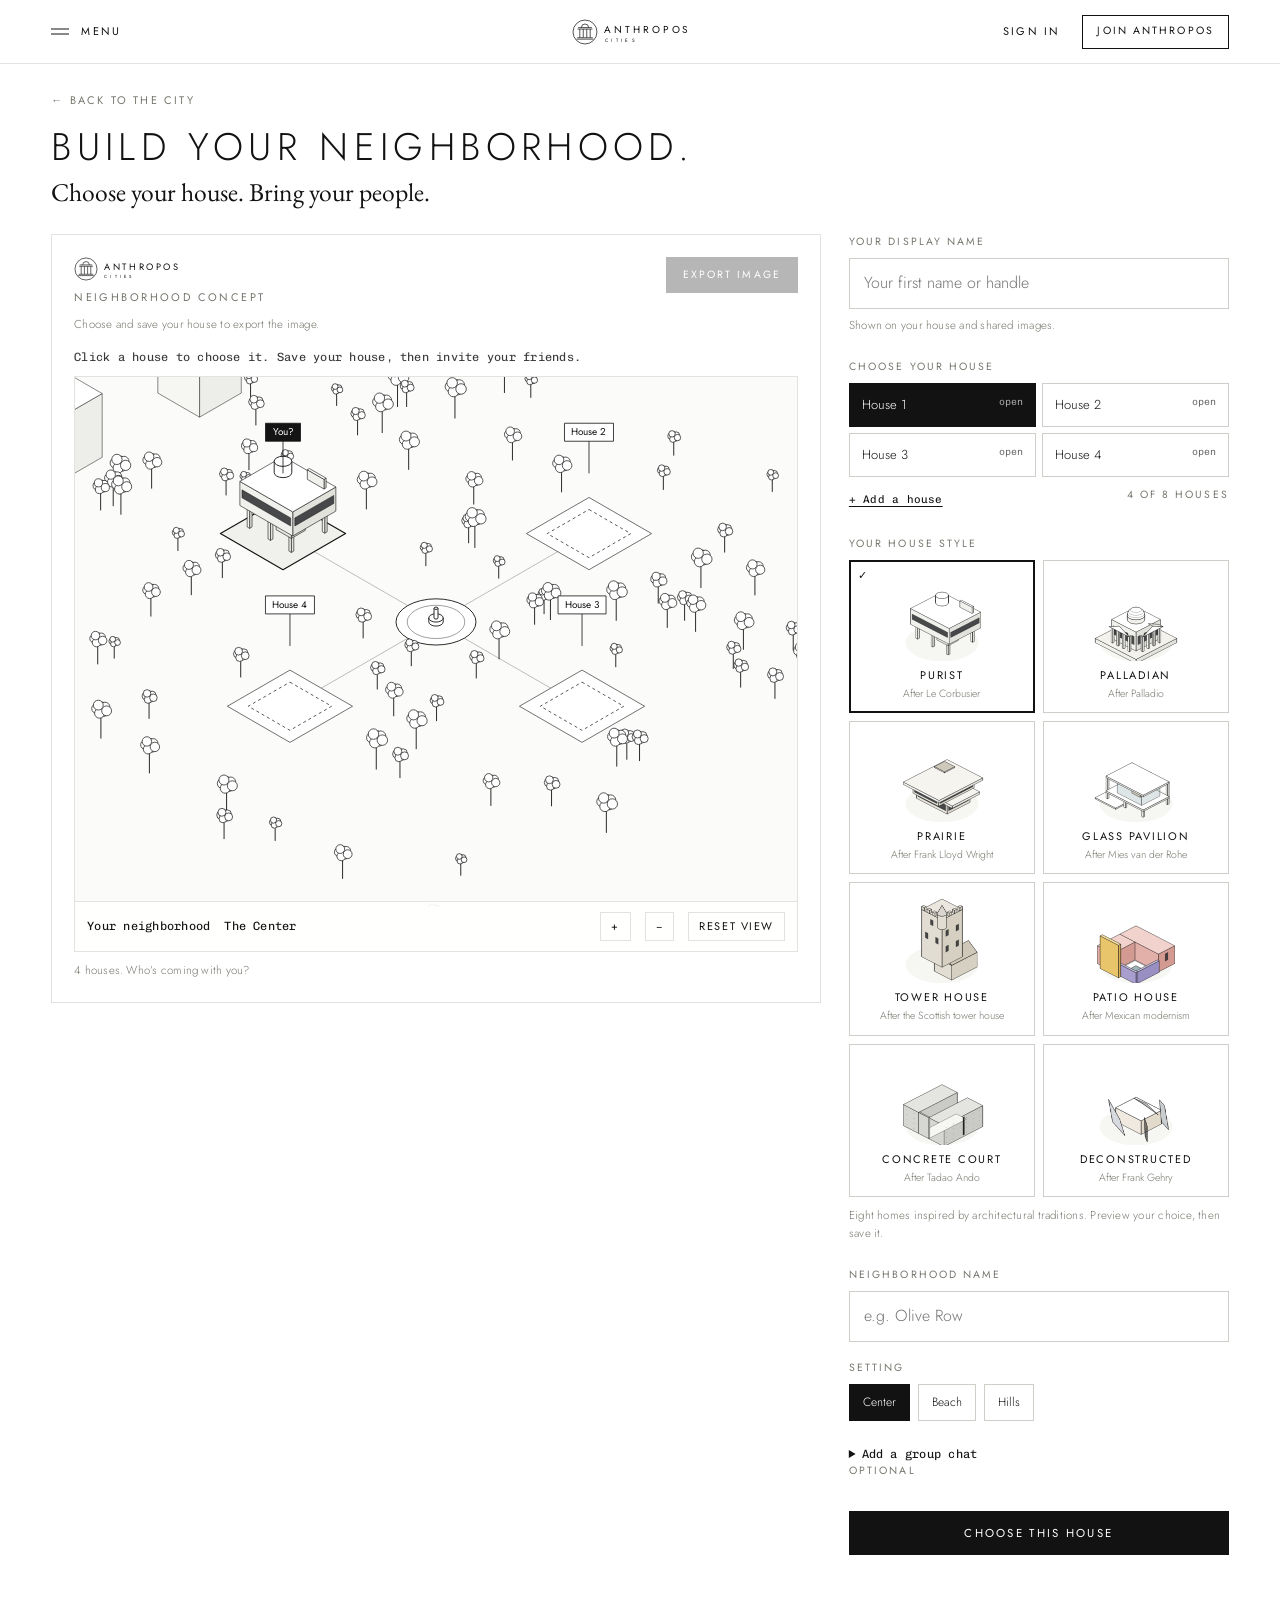
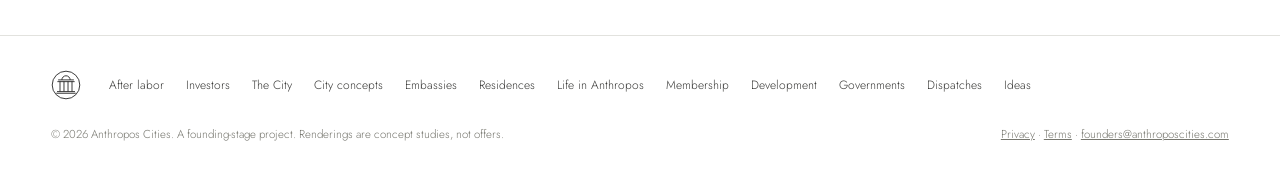
<file: neighborhood.html>
<!doctype html>
<html lang="en">
<head>
<meta charset="utf-8">
<meta name="viewport" content="width=device-width,initial-scale=1">
<title>Build your neighborhood · Anthropos Cities</title>
<meta name="description" content="Choose your house. Bring your people. Design a neighborhood in the first Anthropos city and invite your friends.">
<link rel="icon" href="img/icon.svg" type="image/svg+xml">
<link rel="preconnect" href="https://fonts.googleapis.com"><link rel="preconnect" href="https://fonts.gstatic.com" crossorigin>
<link href="https://fonts.googleapis.com/css2?family=Chivo+Mono:wght@300;400&family=EB+Garamond:ital,wght@0,400;0,500;1,400&family=Jost:wght@300;400;500&display=swap" rel="stylesheet">
<link rel="stylesheet" href="css/site.css">
<link rel="stylesheet" href="css/pages.css">
<link rel="stylesheet" href="css/hood.css">
</head>
<body data-cta="none">
<section class="page-top" style="padding-top:calc(var(--hdr) + 28px)">
  <div class="wrap">
    <a class="crumbs" href="city.html" style="text-decoration:none">← Back to the city</a>
    <h1 class="h-lg mt-16">Build your neighborhood.</h1>
    <p class="lede mt-8">Choose your house. Bring your people.</p>
  </div>
  <div class="wrap hood mt-24">
    <div class="hood-stage card">
      <div class="hs-top">
        <div><span class="hs-mark" id="hsMark"></span><div class="eyebrow mt-8">Neighborhood concept</div></div>
        <button class="btn sm" id="export" disabled>Export image</button>
      </div>
      <p class="caption hs-tip" id="tip">Choose and save your house to export the image.</p>
      <p class="hs-hint mono">Click a house to choose it. Save your house, then invite your friends.</p>
      <div class="hs-canvas" id="hsWrap"><canvas id="hood" aria-label="Isometric drawing of your neighborhood"></canvas>
        <div class="hs-tools"><span class="mono" id="hoodTitle">Your neighborhood</span><span class="mono" id="hoodSet">The Center</span><span class="sp"></span><button data-z="in" aria-label="Zoom in">+</button><button data-z="out" aria-label="Zoom out">−</button><button data-z="reset">Reset view</button></div>
      </div>
      <p class="caption" id="count">4 houses. Who’s coming with you?</p>
    </div>
    <aside class="hood-panel">
      <label class="field"><span>Your display name</span><input id="dname" maxlength="24" placeholder="Your first name or handle"></label>
      <p class="caption" style="margin-top:-10px">Shown on your house and shared images.</p>
      <div class="field mt-24"><span>Choose your house</span><div class="lots" id="lots"></div>
        <div class="lots-foot"><button id="addLot" class="mono">+ Add a house</button><span class="mono" id="lotCount">4 of 8 houses</span></div></div>
      <div class="field mt-24"><span>Your house style</span><div class="styles" id="styles"></div>
        <p class="caption">Eight homes inspired by architectural traditions. Preview your choice, then save it.</p></div>
      <label class="field mt-24"><span>Neighborhood name</span><input id="hname" maxlength="32" placeholder="e.g. Olive Row"></label>
      <div class="field"><span>Setting</span><div class="chips" id="setting"><button type="button" class="chip" data-s="center">Center</button><button type="button" class="chip" data-s="beach">Beach</button><button type="button" class="chip" data-s="hills">Hills</button></div></div>
      <details class="field"><summary class="mono">Add a group chat <span style="color:var(--muted)">Optional</span></summary><input id="chat" class="mt-8" placeholder="WhatsApp, Signal, or Telegram invite link" style="width:100%"></details>
      <button class="btn" id="save" style="width:100%">Choose this house</button>
      <div class="saved" id="saved" hidden>
        <div class="eyebrow">Saved</div><p class="body mt-8" id="savedMsg"></p>
        <div class="ctas mt-16"><button class="btn sm" id="share">Invite friends</button><a class="btn ghost sm" href="city.html#commit">Commit to move</a></div>
      </div>
    </aside>
  </div>
</section>
<script type="module" src="js/site.js"></script>
<script type="module" src="js/neighborhood.js"></script>
</body>
</html>
</file>
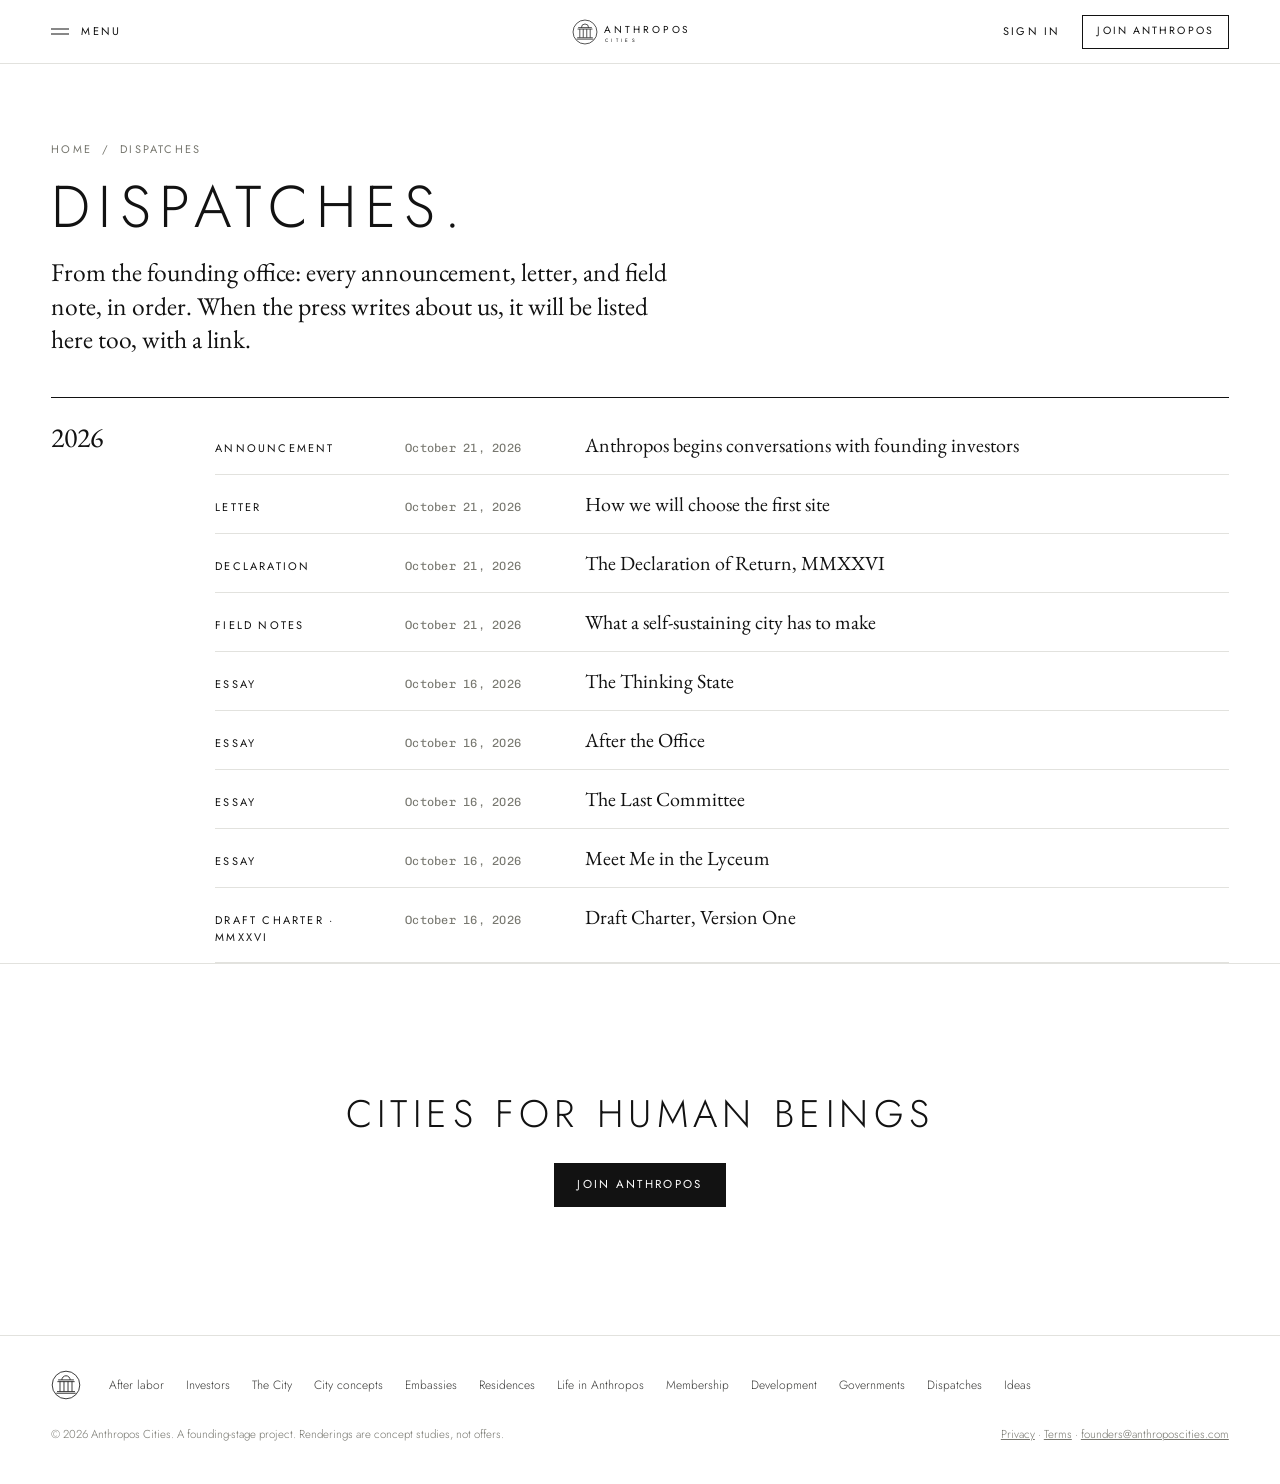
<file: news.html>
<!doctype html>
<html lang="en">
<head>
<meta charset="utf-8">
<meta name="viewport" content="width=device-width,initial-scale=1">
<link rel="icon" href="img/icon.svg" type="image/svg+xml">
<link rel="preconnect" href="https://fonts.googleapis.com"><link rel="preconnect" href="https://fonts.gstatic.com" crossorigin>
<link href="https://fonts.googleapis.com/css2?family=Chivo+Mono:wght@300;400&family=EB+Garamond:ital,wght@0,400;0,500;1,400&family=Jost:wght@300;400;500&display=swap" rel="stylesheet">
<link rel="stylesheet" href="css/site.css">
<link rel="stylesheet" href="css/home.css">
<link rel="stylesheet" href="css/pages.css">
<title>Dispatches · Anthropos Cities</title>
<meta name="description" content="Dispatches from the Anthropos founding office: announcements, letters, field notes, and the charter.">
</head>
<body>
<section class="page-top"><div class="wrap">
  <div class="crumbs"><a href="index.html">Home</a><span>/</span><span>Dispatches</span></div>
  <h1 class="h-xl mt-16">Dispatches.</h1>
  <p class="lede mt-16" style="max-width:640px">From the founding office: every announcement, letter, and field note, in order. When the press writes about us, it will be listed here too, with a link.</p>
  <div id="years"></div>
</div></section>
<script type="module" src="js/site.js"></script>
<script type="module">
import { DISPATCHES, ESSAYS } from './js/content.js';
import { esc } from './js/site.js';
const all = [...DISPATCHES, ...ESSAYS.map(e => ({ ...e, kind: e.kicker, year: 2026 }))];
const by = {}; all.forEach(d => (by[d.year] ||= []).push(d));
document.querySelector('#years').innerHTML = Object.keys(by).sort((a,b)=>b-a).map(y => `<div class="press-year"><h2>${y}</h2><div class="press-list">${by[y].map(d => `<a href="article.html?a=${d.slug}"><span class="s">${esc(d.kind)}</span><span class="mono" style="color:var(--muted)">${esc(d.date)}</span><span class="t">${esc(d.title)}</span></a>`).join('')}</div></div>`).join('');
</script>
</body>
</html>
</file>
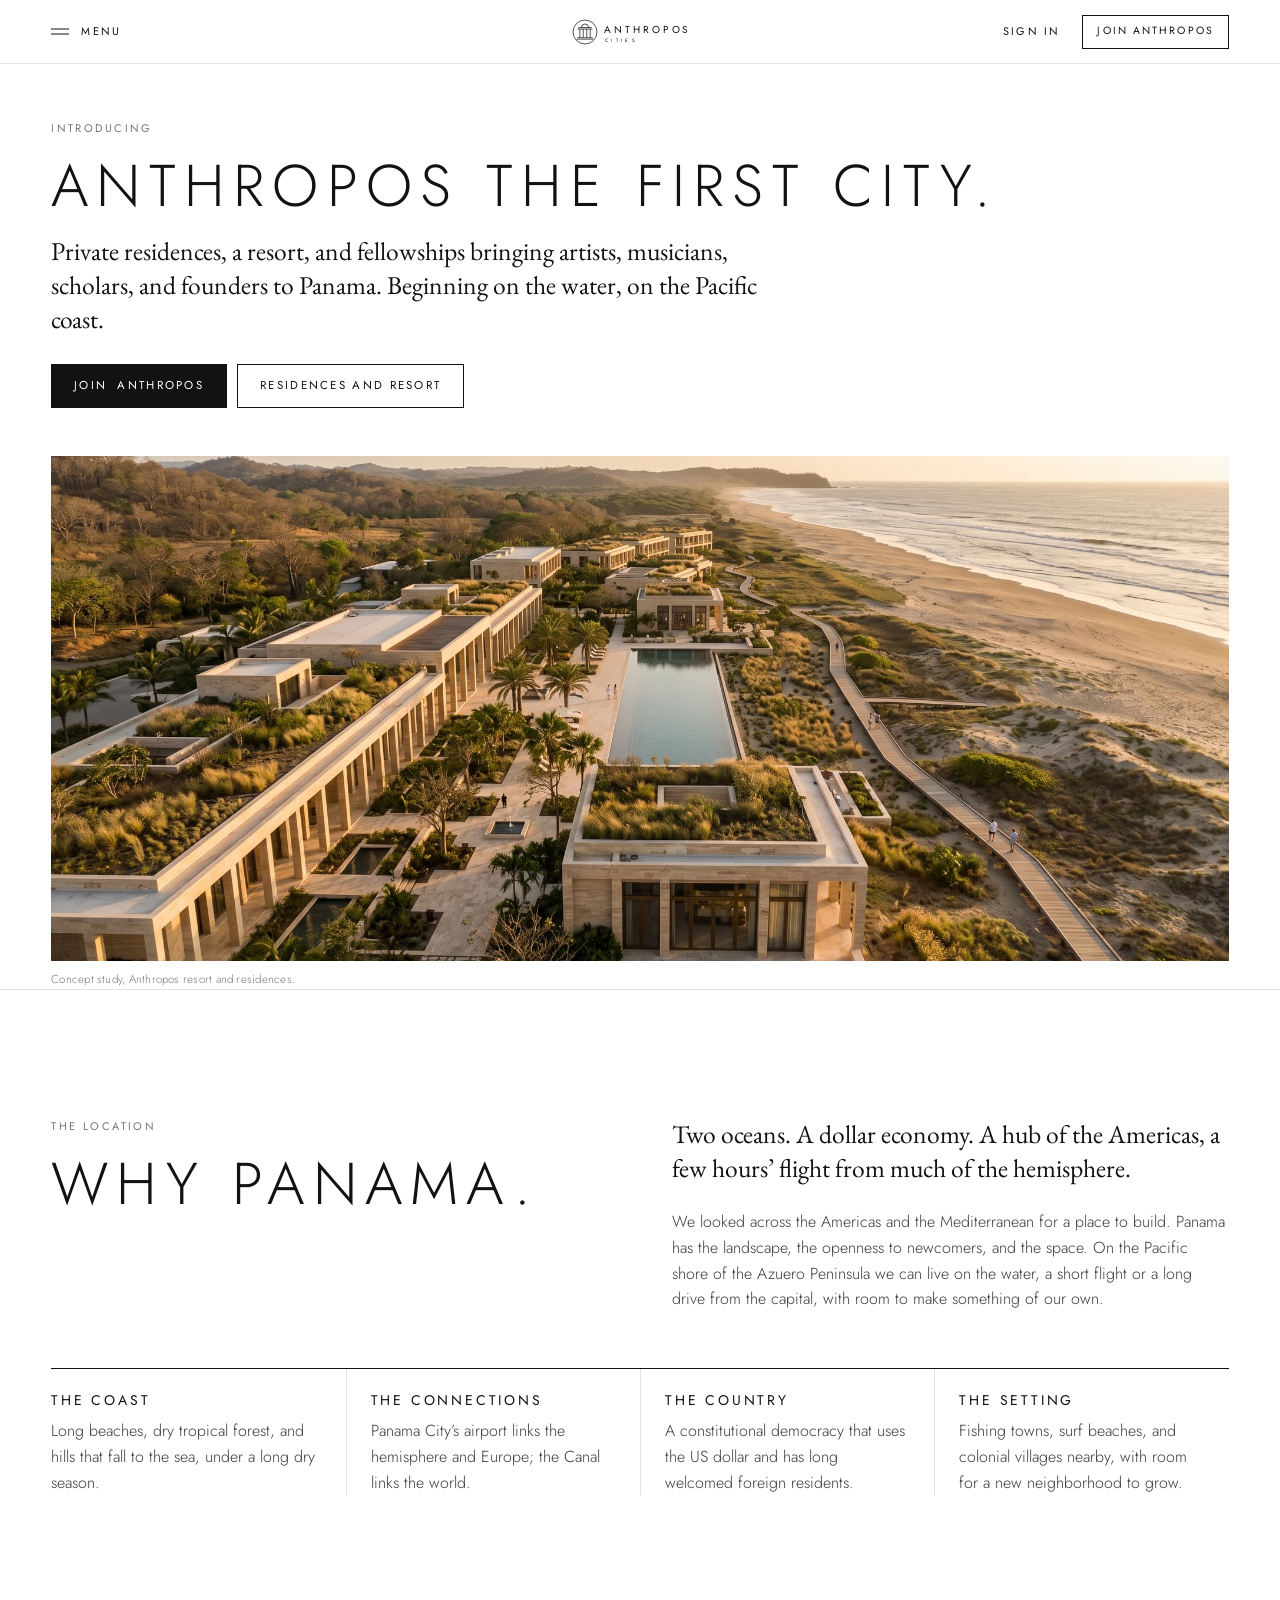
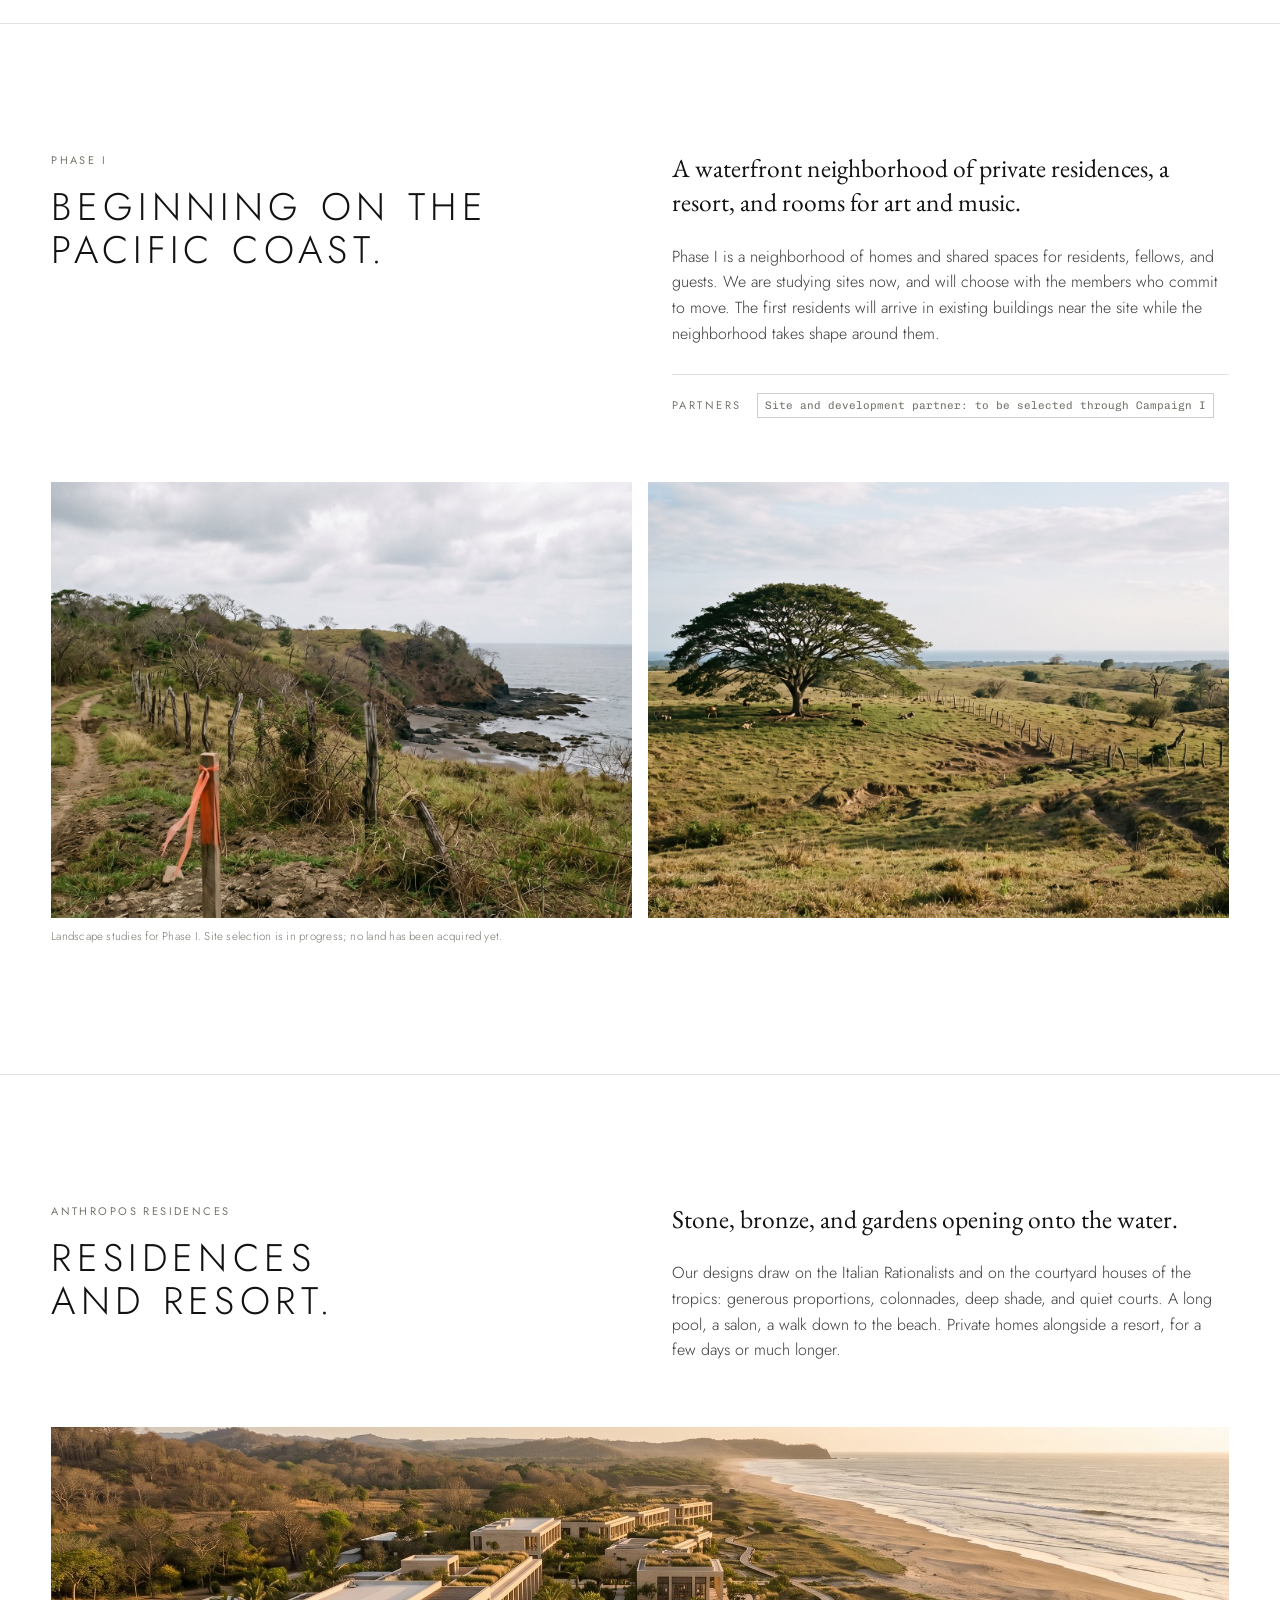
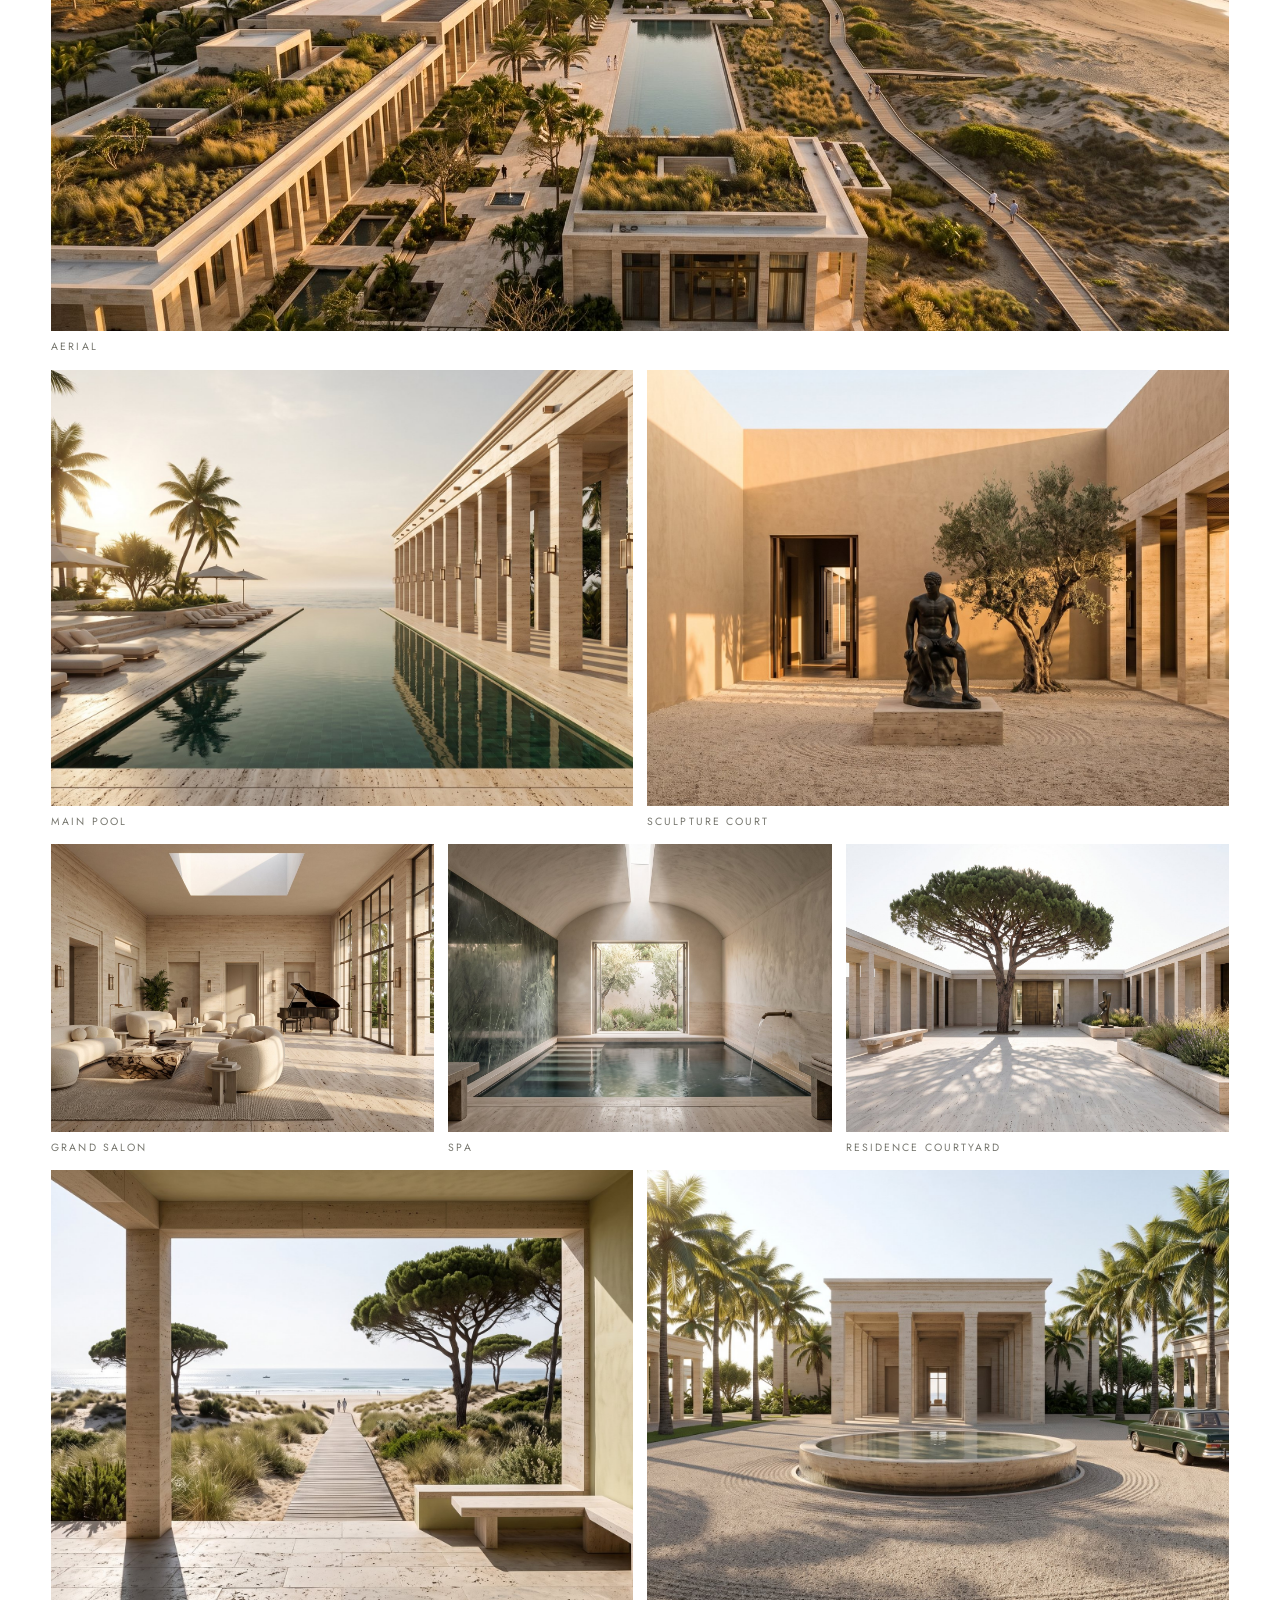
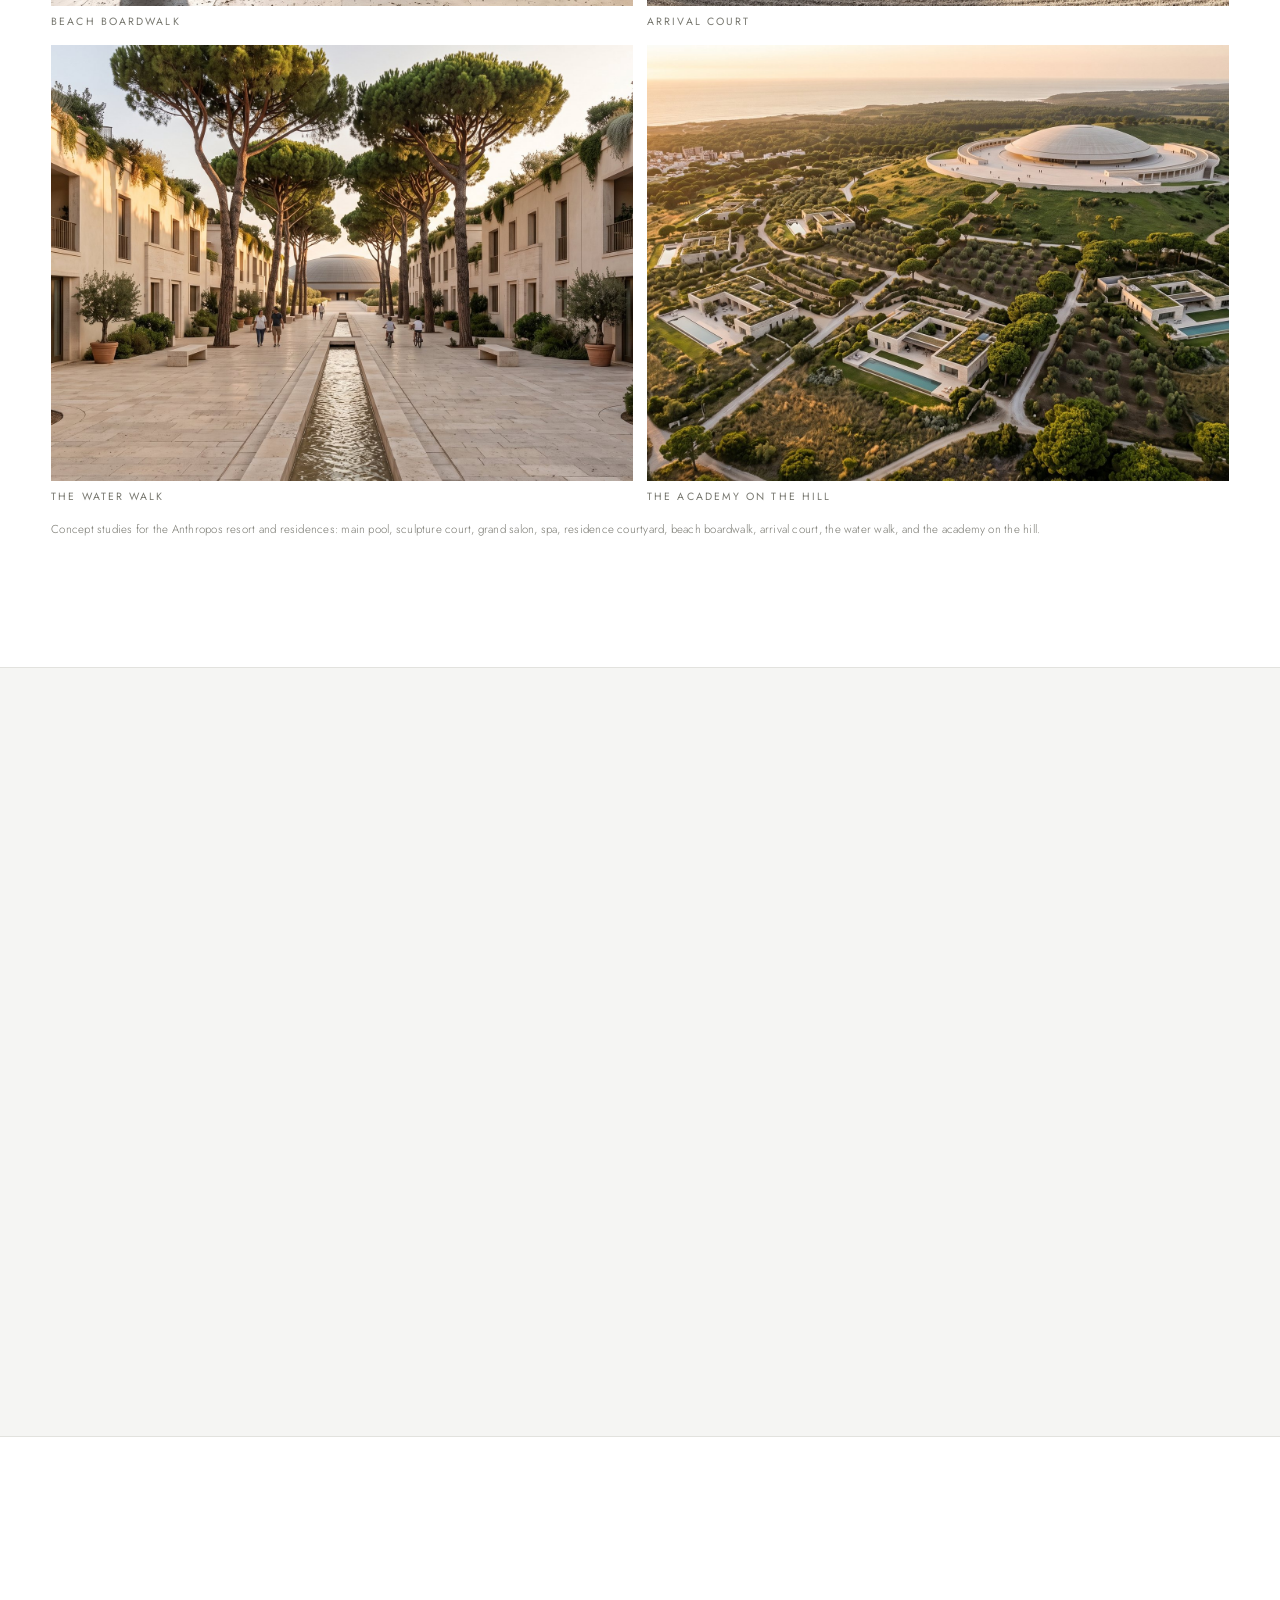
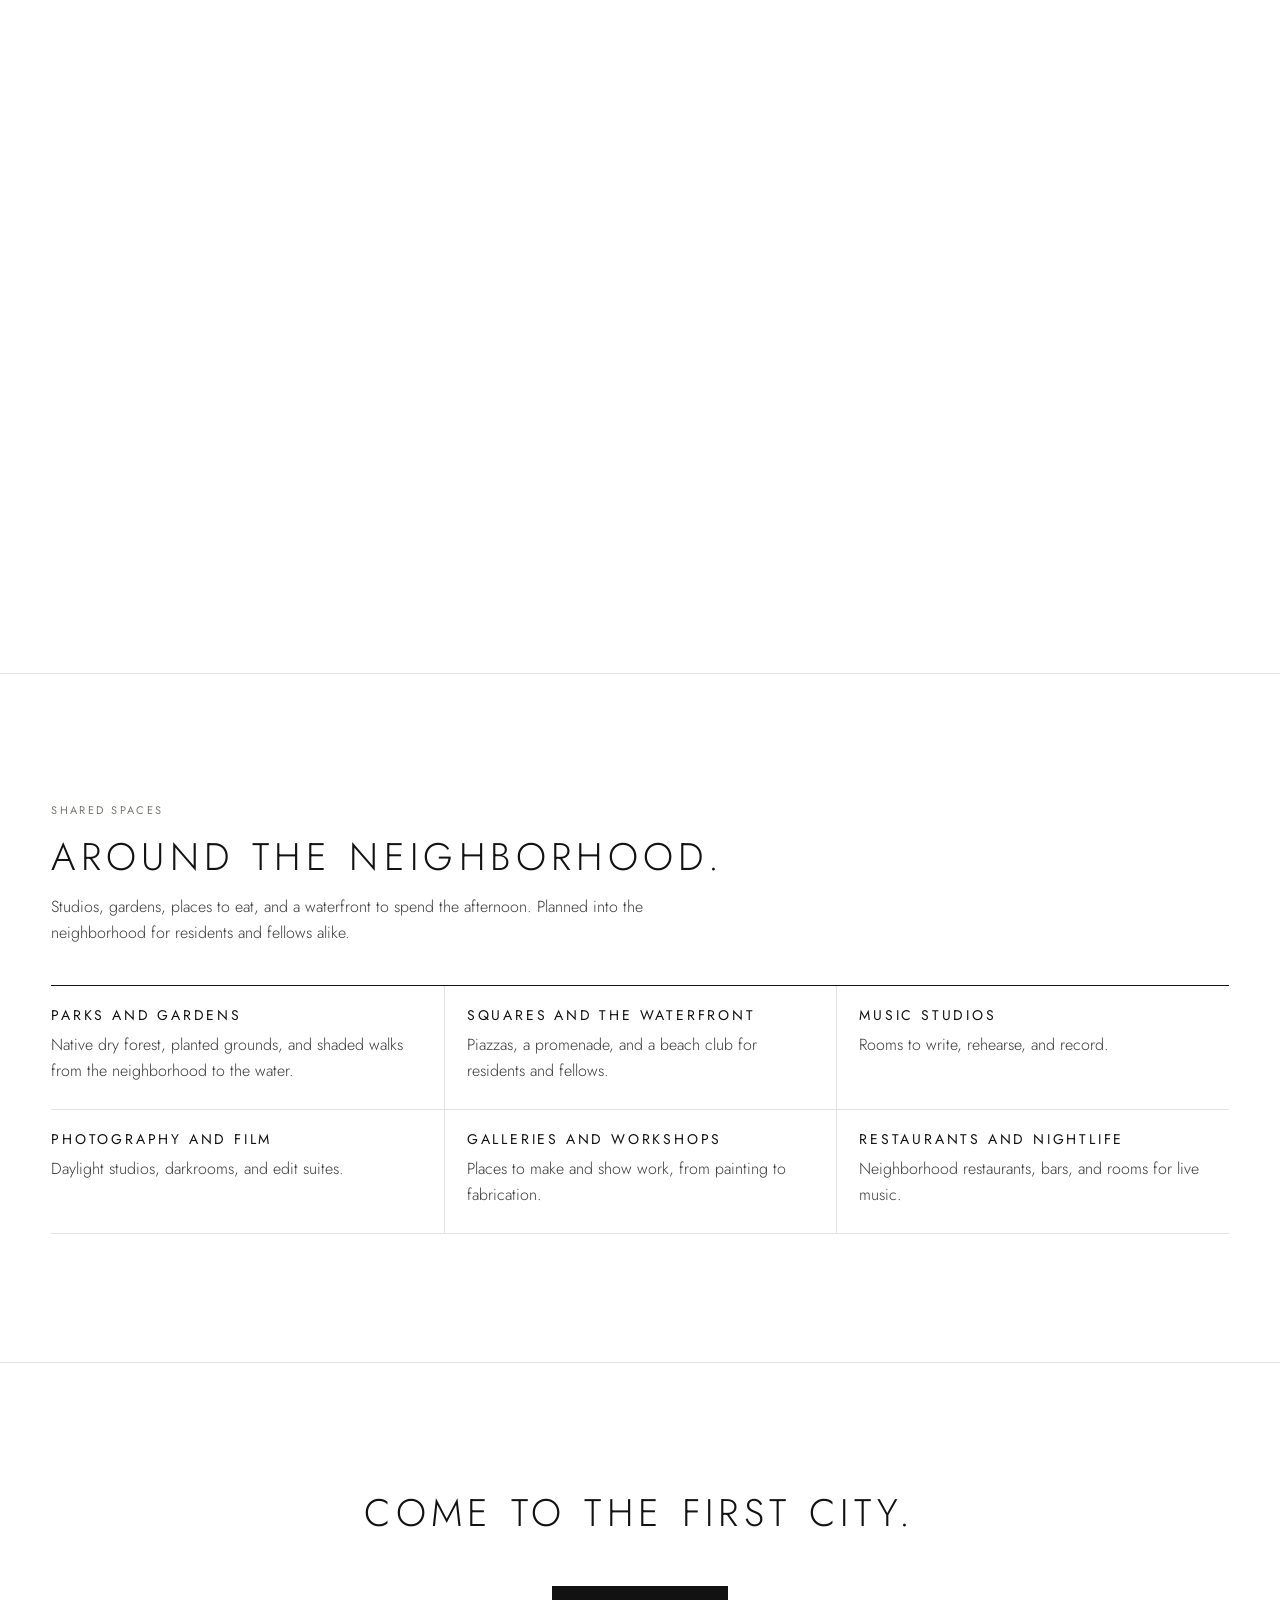
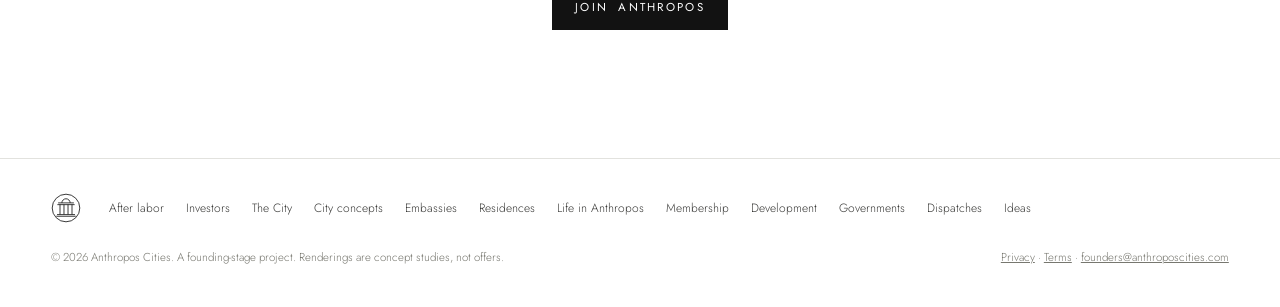
<file: panama.html>
<!doctype html>
<html lang="en">
<head>
<meta charset="utf-8">
<meta name="viewport" content="width=device-width,initial-scale=1">
<title>Anthropos Cities Panama · Residences, resort and fellowships</title>
<meta name="description" content="Private residences, a resort, and fellowships bringing artists, musicians, and founders to Panama's Pacific coast.">
<meta property="og:image" content="img/res-aerial.jpg">
<link rel="icon" href="img/icon.svg" type="image/svg+xml">
<link rel="preconnect" href="https://fonts.googleapis.com"><link rel="preconnect" href="https://fonts.gstatic.com" crossorigin>
<link href="https://fonts.googleapis.com/css2?family=Chivo+Mono:wght@300;400&family=EB+Garamond:ital,wght@0,400;0,500;1,400&family=Jost:wght@300;400;500&display=swap" rel="stylesheet">
<link rel="stylesheet" href="css/site.css">
<link rel="stylesheet" href="css/home.css">
<link rel="stylesheet" href="css/pages.css">
</head>
<body data-cta="none">

<section class="p-hero">
  <div class="wrap">
    <div class="eyebrow rv">Introducing</div>
    <h1 class="h-xl mt-16 rv"><span data-name>Anthropos</span> <span data-country>Panama</span>.</h1>
    <p class="lede mt-16 rv" style="max-width:760px">Private residences, a resort, and fellowships bringing artists, musicians, scholars, and founders to Panama. Beginning on the water, on the <span data-coast>Azuero Coast</span>.</p>
    <div class="ctas rv"><a class="btn" href="join.html">Join <span data-name>Anthropos</span></a><a class="btn ghost" href="#residences">Residences and resort</a></div>
  </div>
  <div class="wrap p-hero-img rv"><div class="img"><img src="img/res-aerial.jpg" alt="Aerial concept of the resort and residences on a Pacific beach"></div><p class="caption">Concept study, <span data-name>Anthropos</span> resort and residences.</p></div>
</section>

<section class="sec">
  <div class="wrap">
    <div class="split rv">
      <div class="l"><div class="eyebrow">The location</div><h2 class="h-xl mt-16">Why Panama.</h2></div>
      <div class="r"><p class="lede">Two oceans. A dollar economy. A hub of the Americas, a few hours’ flight from much of the hemisphere.</p>
        <p class="body mt-24">We looked across the Americas and the Mediterranean for a place to build. Panama has the landscape, the openness to newcomers, and the space. On the Pacific shore of the Azuero Peninsula we can live on the water, a short flight or a long drive from the capital, with room to make something of our own.</p></div>
    </div>
    <div class="why rv">
      <div><div class="h-sm">The coast</div><p class="body">Long beaches, dry tropical forest, and hills that fall to the sea, under a long dry season.</p></div>
      <div><div class="h-sm">The connections</div><p class="body">Panama City’s airport links the hemisphere and Europe; the Canal links the world.</p></div>
      <div><div class="h-sm">The country</div><p class="body">A constitutional democracy that uses the US dollar and has long welcomed foreign residents.</p></div>
      <div><div class="h-sm">The setting</div><p class="body">Fishing towns, surf beaches, and colonial villages nearby, with room for a new neighborhood to grow.</p></div>
    </div>
  </div>
</section>

<section class="sec" id="phase">
  <div class="wrap split rv">
    <div class="l"><div class="eyebrow">Phase I</div><h2 class="h-lg mt-16">Beginning on the<br><span data-coast>Azuero Coast</span>.</h2></div>
    <div class="r"><p class="lede">A waterfront neighborhood of private residences, a resort, and rooms for art and music.</p>
      <p class="body mt-24">Phase I is a neighborhood of homes and shared spaces for residents, fellows, and guests. We are studying sites now, and will choose with the members who commit to move. The first residents will arrive in existing buildings near the site while the neighborhood takes shape around them.</p>
      <div class="partner"><span class="eyebrow">Partners</span><span class="tag">Site and development partner: to be selected through Campaign I</span></div></div>
  </div>
  <div class="wrap mt-64 two-up rv">
    <figure><div class="img ratio-4"><img src="img/site-1.jpg" alt="An undeveloped headland above a cove, with a survey stake" loading="lazy"></div></figure>
    <figure><div class="img ratio-4"><img src="img/site-2.jpg" alt="Open hills above the ocean with a lone tree" loading="lazy"></div></figure>
  </div>
  <div class="wrap"><p class="caption">Landscape studies for Phase I. Site selection is in progress; no land has been acquired yet.</p></div>
</section>

<section class="sec" id="residences">
  <div class="wrap split rv">
    <div class="l"><div class="eyebrow"><span data-name>Anthropos</span> Residences</div><h2 class="h-lg mt-16">Residences<br>and resort.</h2></div>
    <div class="r"><p class="lede">Stone, bronze, and gardens opening onto the water.</p>
      <p class="body mt-24">Our designs draw on the Italian Rationalists and on the courtyard houses of the tropics: generous proportions, colonnades, deep shade, and quiet courts. A long pool, a salon, a walk down to the beach. Private homes alongside a resort, for a few days or much longer.</p></div>
  </div>
  <div class="wrap mt-64"><div class="gallery rv" id="gallery"></div>
    <p class="caption mt-16">Concept studies for the <span data-name>Anthropos</span> resort and residences: main pool, sculpture court, grand salon, spa, residence courtyard, beach boardwalk, arrival court, the water walk, and the academy on the hill.</p></div>
</section>

<section class="sec paper">
  <div class="wrap">
    <div class="split rv"><div class="l"><div class="eyebrow">The people</div><h2 class="h-lg mt-16">Residents<br>and fellows.</h2></div>
      <div class="r"><p class="lede">Founders, artists, musicians, designers, scholars, and athletes, living and working in the same neighborhood.</p><p class="body mt-16">Fellowships will bring young talent alongside homeowners and resort guests, including talent from Panama itself.</p></div></div>
    <div class="duo mt-64 rv">
      <div class="card"><div class="eyebrow">Residences</div><h3 class="h-md mt-16">Live in <span data-name>Anthropos</span>.</h3><p class="body mt-16">A home of your own or a room at the resort. Either way you live in the neighborhood, close to the waterfront, the studios, and the restaurants.</p><a class="btn mt-24" href="join.html">Join <span data-name>Anthropos</span></a></div>
      <div class="card"><div class="eyebrow">Fellowships</div><h3 class="h-md mt-16">Support for artists and founders.</h3><p class="body mt-16">Fellowships will help young artists, musicians, designers, writers, and founders move to Panama, with a place to live, space to work, and other people doing the same. Fellows will be among the first to arrive.</p><a class="btn ghost mt-24" href="join.html#fellowship">Apply for a fellowship</a></div>
    </div>
  </div>
</section>

<section class="sec">
  <div class="wrap split rv">
    <div class="l"><div class="eyebrow">Culture</div><h2 class="h-lg mt-16">Life in <span data-name>Anthropos</span>.</h2></div>
    <div class="r"><p class="body">Music, art, dinners, sport, and late nights will be part of <span data-name>Anthropos</span> from the first day. On the <span data-coast>Azuero Coast</span> we are planning studios, galleries, and venues into the neighborhood from the beginning, not added later.</p></div>
  </div>
  <div class="wrap mt-40 two-up rv">
    <figure><div class="img ratio-4 zoom"><img src="img/life-dinner.jpg" alt="A long candlelit table in a stone courtyard" loading="lazy"></div><figcaption class="caption">Courtyard dinners. Concept image.</figcaption></figure>
    <figure><div class="img ratio-4 zoom"><img src="img/life-amphi.jpg" alt="An amphitheater facing the sea at sunset" loading="lazy"></div><figcaption class="caption">Concerts by the sea. Concept image.</figcaption></figure>
  </div>
</section>

<section class="sec">
  <div class="wrap">
    <div class="rv"><div class="eyebrow">Shared spaces</div><h2 class="h-lg mt-16">Around the neighborhood.</h2>
      <p class="body mt-16" style="max-width:640px">Studios, gardens, places to eat, and a waterfront to spend the afternoon. Planned into the neighborhood for residents and fellows alike.</p></div>
    <div class="spaces mt-40 rv">
      <div><div class="h-sm">Parks and gardens</div><p class="body">Native dry forest, planted grounds, and shaded walks from the neighborhood to the water.</p></div>
      <div><div class="h-sm">Squares and the waterfront</div><p class="body">Piazzas, a promenade, and a beach club for residents and fellows.</p></div>
      <div><div class="h-sm">Music studios</div><p class="body">Rooms to write, rehearse, and record.</p></div>
      <div><div class="h-sm">Photography and film</div><p class="body">Daylight studios, darkrooms, and edit suites.</p></div>
      <div><div class="h-sm">Galleries and workshops</div><p class="body">Places to make and show work, from painting to fabrication.</p></div>
      <div><div class="h-sm">Restaurants and nightlife</div><p class="body">Neighborhood restaurants, bars, and rooms for live music.</p></div>
    </div>
  </div>
</section>

<section class="cta-band" style="border-top:1px solid var(--line)">
  <div class="wrap"><h2 class="h-lg">Come to <span data-country>Panama</span>.</h2><a class="btn mt-24" href="join.html">Join <span data-name>Anthropos</span></a></div>
</section>

<script type="module" src="js/site.js"></script>
<script type="module">
const G = [['res-aerial','Aerial'],['res-pool','Main pool'],['res-sculpture','Sculpture court'],['res-salon','Grand salon'],['res-spa','Spa'],['res-courtyard','Residence courtyard'],['res-boardwalk','Beach boardwalk'],['res-arrival','Arrival court'],['res-canal','The water walk'],['res-aerial-2','The academy on the hill']];
document.querySelector('#gallery').innerHTML = G.map(([k,t]) => `<figure><div class="img zoom"><img src="img/${k}.jpg" alt="${t}, concept study" loading="lazy"></div><figcaption>${t}</figcaption></figure>`).join('');
</script>
</body>
</html>
</file>
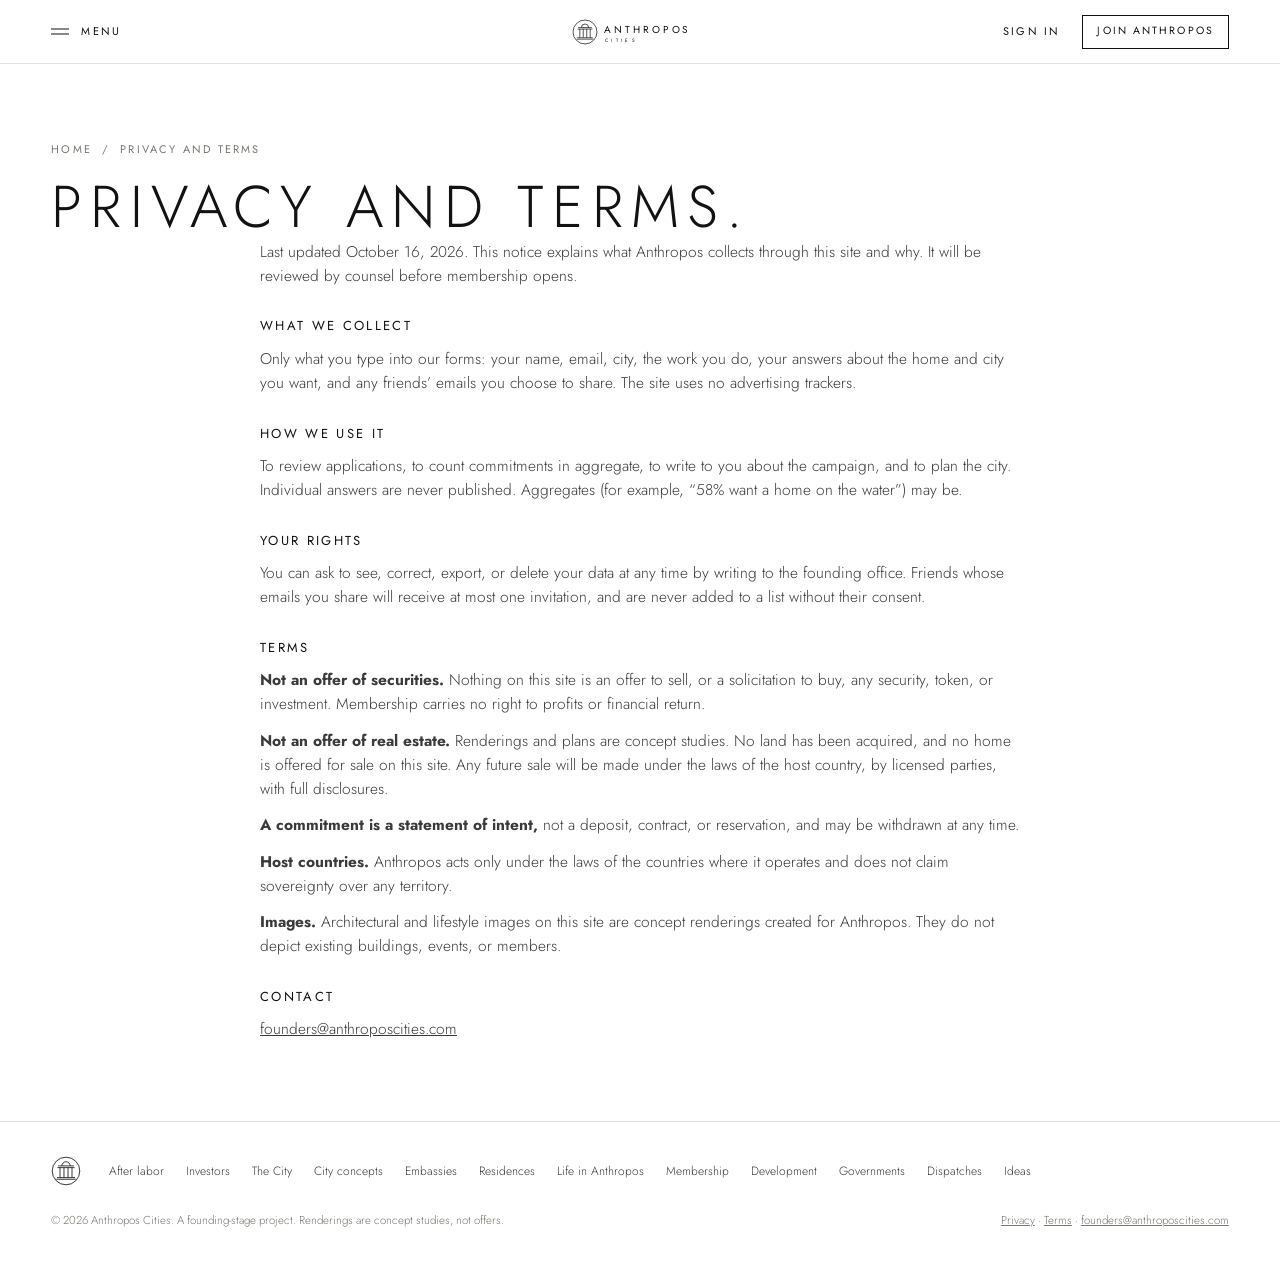
<file: privacy.html>
<!doctype html>
<html lang="en">
<head>
<meta charset="utf-8">
<meta name="viewport" content="width=device-width,initial-scale=1">
<title>Privacy and terms · Anthropos Cities</title>
<link rel="icon" href="img/icon.svg" type="image/svg+xml">
<link rel="preconnect" href="https://fonts.googleapis.com"><link rel="preconnect" href="https://fonts.gstatic.com" crossorigin>
<link href="https://fonts.googleapis.com/css2?family=Chivo+Mono:wght@300;400&family=EB+Garamond:ital,wght@0,400;0,500;1,400&family=Jost:wght@300;400;500&display=swap" rel="stylesheet">
<link rel="stylesheet" href="css/site.css">
<link rel="stylesheet" href="css/pages.css">
</head>
<body data-cta="none">
<section class="page-top"><div class="wrap">
  <div class="crumbs"><a href="index.html">Home</a><span>/</span><span>Privacy and terms</span></div>
  <h1 class="h-xl mt-16">Privacy and terms.</h1>
  <div class="legal-doc mt-40">
    <p>Last updated October 16, 2026. This notice explains what <span data-name>Anthropos</span> collects through this site and why. It will be reviewed by counsel before membership opens.</p>
    <h2>What we collect</h2>
    <p>Only what you type into our forms: your name, email, city, the work you do, your answers about the home and city you want, and any friends’ emails you choose to share. The site uses no advertising trackers.</p>
    <h2>How we use it</h2>
    <p>To review applications, to count commitments in aggregate, to write to you about the campaign, and to plan the city. Individual answers are never published. Aggregates (for example, “58% want a home on the water”) may be.</p>
    <h2>Your rights</h2>
    <p>You can ask to see, correct, export, or delete your data at any time by writing to the founding office. Friends whose emails you share will receive at most one invitation, and are never added to a list without their consent.</p>
    <h2 id="terms">Terms</h2>
    <p><strong>Not an offer of securities.</strong> Nothing on this site is an offer to sell, or a solicitation to buy, any security, token, or investment. Membership carries no right to profits or financial return.</p>
    <p><strong>Not an offer of real estate.</strong> Renderings and plans are concept studies. No land has been acquired, and no home is offered for sale on this site. Any future sale will be made under the laws of the host country, by licensed parties, with full disclosures.</p>
    <p><strong>A commitment is a statement of intent,</strong> not a deposit, contract, or reservation, and may be withdrawn at any time.</p>
    <p><strong>Host countries.</strong> <span data-name>Anthropos</span> acts only under the laws of the countries where it operates and does not claim sovereignty over any territory.</p>
    <p><strong>Images.</strong> Architectural and lifestyle images on this site are concept renderings created for <span data-name>Anthropos</span>. They do not depict existing buildings, events, or members.</p>
    <h2>Contact</h2>
    <p><a id="mail"></a></p>
  </div>
</div></section>
<script type="module" src="js/site.js"></script>
<script type="module">import { CONFIG } from './js/config.js'; const m = document.querySelector('#mail'); m.href = 'mailto:' + CONFIG.email; m.textContent = CONFIG.email;</script>
</body>
</html>
</file>
<file: css/site.css>
/* ANTHROPOS · sistema visual compartido */
:root{
  --bg:#ffffff; --paper:#f5f5f3; --paper-2:#efefec; --ink:#121212; --ink-2:#3a3a38; --muted:#77776f;
  --line:#e2e2de; --line-2:#cfcfca; --night:#0e0e0d; --steel:#b9bcbf;
  --sans:"Jost",Futura,"Futura PT","Helvetica Neue",Arial,sans-serif;
  --serif:"EB Garamond",Garamond,Georgia,serif;
  --mono:"Chivo Mono",ui-monospace,Menlo,monospace;
  --pad:clamp(16px,4vw,56px); --max:1320px; --hdr:64px;
}
*{box-sizing:border-box;margin:0;padding:0}
html{scroll-behavior:smooth;-webkit-text-size-adjust:100%}
body{background:var(--bg);color:var(--ink);font-family:var(--serif);font-size:17px;line-height:1.55;-webkit-font-smoothing:antialiased;overflow-x:hidden}
img,video,canvas,svg{display:block;max-width:100%}
a{color:inherit}
button{font:inherit;color:inherit;background:none;border:0;cursor:pointer}
::selection{background:var(--ink);color:#fff}

/* tipografía */
.eyebrow{font-family:var(--sans);font-size:11px;letter-spacing:.22em;text-transform:uppercase;color:var(--muted);font-weight:400}
.mono{font-family:var(--mono);font-size:12px;letter-spacing:.02em}
.h-xl,.h-lg,.h-md,.h-sm{font-family:var(--sans);text-transform:uppercase;font-weight:300;letter-spacing:.14em;line-height:1.12}
.h-xl{font-size:clamp(30px,4.6vw,60px)}
.h-lg{font-size:clamp(24px,3vw,40px)}
.h-md{font-size:clamp(19px,2vw,26px)}
.h-sm{font-size:14px;letter-spacing:.2em;font-weight:400}
.lede{font-family:var(--serif);font-size:clamp(20px,2vw,27px);line-height:1.32;color:var(--ink)}
.body{font-size:16px;color:var(--ink-2);line-height:1.6;font-family:var(--sans);font-weight:300}
.caption{font-family:var(--sans);font-size:11.5px;color:var(--muted);letter-spacing:.02em;font-weight:300;margin-top:10px}
.pre{white-space:pre-line}

/* botones */
.btn{display:inline-flex;align-items:center;justify-content:center;gap:10px;height:44px;padding:0 22px;font-family:var(--sans);font-size:11.5px;letter-spacing:.2em;text-transform:uppercase;text-decoration:none;border:1px solid var(--ink);background:var(--ink);color:#fff;transition:background .25s,color .25s,border-color .25s;white-space:nowrap}
.btn:hover{background:#fff;color:var(--ink)}
.btn.ghost{background:transparent;color:var(--ink)}
.btn.ghost:hover{background:var(--ink);color:#fff}
.btn.light{background:transparent;color:#fff;border-color:rgba(255,255,255,.75)}
.btn.light:hover{background:#fff;color:var(--ink)}
.btn.sm{height:36px;padding:0 16px;font-size:10.5px}
.link-arrow{font-family:var(--sans);font-size:11.5px;letter-spacing:.2em;text-transform:uppercase;text-decoration:none;display:inline-flex;gap:10px;align-items:center}
.link-arrow:hover{text-decoration:underline;text-underline-offset:5px}

/* layout */
.wrap{max-width:var(--max);margin:0 auto;padding:0 var(--pad)}
.sec{padding:clamp(72px,10vw,140px) 0;border-top:1px solid var(--line)}
.sec.flush{border-top:0}
.sec.paper{background:var(--paper)}
.split{display:grid;grid-template-columns:1fr 1fr;gap:clamp(28px,5vw,80px);align-items:start}
.split .r{max-width:560px}
.stack>*+*{margin-top:18px}
.rule{height:1px;background:var(--line);border:0}
.dash{width:28px;height:1px;background:var(--ink);margin-bottom:22px}
@media (max-width:860px){.split{grid-template-columns:1fr}.split .r{max-width:none}}

/* header */
.hdr{position:fixed;inset:0 0 auto 0;height:var(--hdr);z-index:50;display:grid;grid-template-columns:1fr auto 1fr;align-items:center;padding:0 var(--pad);transition:background .35s,border-color .35s,color .35s;border-bottom:1px solid transparent;color:var(--ink)}
.hdr.on-dark{color:#fff}
.hdr.solid{background:rgba(255,255,255,.94);backdrop-filter:blur(10px);-webkit-backdrop-filter:blur(10px);border-color:var(--line);color:var(--ink)}
.hdr .menu-btn{justify-self:start;font-family:var(--sans);font-size:11px;letter-spacing:.22em;text-transform:uppercase;display:flex;align-items:center;gap:12px;height:40px}
.hdr .menu-btn i{display:block;width:18px;height:1px;background:currentColor;box-shadow:0 5px 0 currentColor;transform:translateY(-2.5px)}
.hdr .logo{justify-self:center;text-decoration:none;display:flex;align-items:center;gap:10px}
.hdr .logo svg{height:26px;width:auto}
.hdr .acts{justify-self:end;display:flex;gap:10px;align-items:center}
.hdr .acts .signin{font-family:var(--sans);font-size:11px;letter-spacing:.2em;text-transform:uppercase;text-decoration:none;padding:0 12px}
.hdr .acts .btn{height:34px;padding:0 14px;font-size:10.5px;background:transparent;color:currentColor;border-color:currentColor}
.hdr .acts .btn:hover{background:currentColor}
.hdr.on-dark .acts .btn:hover{color:var(--ink)}
.hdr.solid .acts .btn:hover,.hdr:not(.on-dark) .acts .btn:hover{color:#fff;background:var(--ink)}
@media (max-width:640px){.hdr .acts .signin{display:none}.hdr .menu-btn span{display:none}}

/* menú */
.menu{position:fixed;inset:0;z-index:80;background:#fff;display:grid;grid-template-columns:minmax(0,1.1fr) minmax(0,1fr);opacity:0;pointer-events:none;transition:opacity .35s}
.menu.open{opacity:1;pointer-events:auto}
.menu .col{padding:calc(var(--hdr) + 28px) var(--pad) 40px;overflow:auto}
.menu .close{position:absolute;top:0;left:var(--pad);height:var(--hdr);display:flex;align-items:center;gap:12px;font-family:var(--sans);font-size:11px;letter-spacing:.22em;text-transform:uppercase}
.menu nav a{display:flex;justify-content:space-between;align-items:baseline;padding:15px 0;border-bottom:1px solid var(--line);text-decoration:none;font-family:var(--sans);text-transform:uppercase;letter-spacing:.14em;font-weight:300;font-size:clamp(18px,2.2vw,26px);transition:padding .25s}
.menu nav a:hover{padding-left:10px}
.menu nav a small{font-family:var(--mono);font-size:11px;letter-spacing:0;color:var(--muted);text-transform:none}
.menu .art{background:var(--night);color:#fff;position:relative;overflow:hidden}
.menu .art img{position:absolute;inset:0;width:100%;height:100%;object-fit:cover;opacity:.85}
.menu .art .cap{position:absolute;left:var(--pad);right:var(--pad);bottom:40px}
.menu .ctas{display:flex;gap:10px;margin-top:30px;flex-wrap:wrap}
@media (max-width:860px){.menu{grid-template-columns:1fr}.menu .art{display:none}}

/* footer */
.cta-band{padding:clamp(80px,10vw,130px) 0;text-align:center;border-top:1px solid var(--line)}
.cta-band .h-lg{margin-bottom:28px}
.ftr{border-top:1px solid var(--line);padding:34px 0 40px}
.ftr .row{display:flex;gap:28px;align-items:center;flex-wrap:wrap}
.ftr .row svg{height:30px;width:auto}
.ftr nav{display:flex;gap:22px;flex-wrap:wrap;flex:1}
.ftr nav a{font-family:var(--sans);font-size:12px;text-decoration:none;color:var(--ink-2);font-weight:300}
.ftr nav a:hover{color:var(--ink);text-decoration:underline;text-underline-offset:4px}
.ftr .legal{margin-top:26px;display:flex;justify-content:space-between;gap:20px;flex-wrap:wrap;font-family:var(--sans);font-size:11.5px;color:var(--muted);font-weight:300}
.ftr .legal a{color:var(--muted)}

/* tarjetas e imágenes */
.card{border:1px solid var(--line);background:#fff}
.img{position:relative;overflow:hidden;background:var(--paper-2)}
.img img{width:100%;height:100%;object-fit:cover;transition:transform 1.4s cubic-bezier(.2,.7,.2,1)}
.img.zoom:hover img{transform:scale(1.035)}
.ratio-16{aspect-ratio:16/9}.ratio-4{aspect-ratio:4/3}.ratio-3{aspect-ratio:3/4}.ratio-1{aspect-ratio:1}.ratio-21{aspect-ratio:21/9}
.tag{display:inline-block;font-family:var(--mono);font-size:10.5px;padding:3px 7px;border:1px solid var(--line-2);color:var(--muted)}

/* revelado al hacer scroll */
.rv{opacity:0;transform:translateY(18px);transition:opacity .9s ease,transform .9s cubic-bezier(.2,.7,.2,1)}
.rv.in{opacity:1;transform:none}
@media (prefers-reduced-motion:reduce){.rv{opacity:1;transform:none;transition:none}html{scroll-behavior:auto}}

/* formulario */
.field{display:block;margin-bottom:18px}
.field span{display:block;font-family:var(--sans);font-size:10.5px;letter-spacing:.2em;text-transform:uppercase;color:var(--muted);margin-bottom:8px}
.field input,.field select,.field textarea{width:100%;font:inherit;font-family:var(--sans);font-weight:300;font-size:16px;padding:12px 14px;border:1px solid var(--line-2);background:#fff;color:var(--ink);border-radius:0;outline:none;transition:border-color .2s}
.field textarea{min-height:110px;resize:vertical}
.field input:focus,.field select:focus,.field textarea:focus{border-color:var(--ink)}
.chips{display:flex;flex-wrap:wrap;gap:8px}
.chip{font-family:var(--sans);font-size:12px;font-weight:300;padding:8px 13px;border:1px solid var(--line-2);background:#fff;transition:all .2s}
.chip[aria-pressed="true"]{background:var(--ink);color:#fff;border-color:var(--ink)}

/* utilidades */
.center{text-align:center}
.mt-8{margin-top:8px}.mt-16{margin-top:16px}.mt-24{margin-top:24px}.mt-40{margin-top:40px}.mt-64{margin-top:64px}
.hide-sm{}
@media (max-width:640px){.hide-sm{display:none!important}}
.sr{position:absolute!important;width:1px;height:1px;overflow:hidden;clip:rect(0 0 0 0)}
.page-top{padding-top:calc(var(--hdr) + clamp(36px,6vw,80px))}
.crumbs{font-family:var(--sans);font-size:11px;letter-spacing:.2em;text-transform:uppercase;color:var(--muted);display:flex;gap:10px}
.crumbs a{text-decoration:none}
.crumbs a:hover{color:var(--ink)}
.btn:disabled{opacity:.3;cursor:not-allowed}.btn:disabled:hover{background:var(--ink);color:#fff}
@media (max-width:640px){.hdr{grid-template-columns:auto 1fr auto;gap:10px}.hdr .logo svg{height:19px}.hdr .acts .btn{padding:0 10px;font-size:9.5px;letter-spacing:.12em;height:32px}}
@media (max-width:360px){.hdr .acts .btn span{display:none}}
.mosaic>*,.life-grid>*,.gallery>*,.two-up>*,.news-grid>*,.ideas-grid>*,.split>*,.member>*,.duo>*,.emb-grid>*,.emb-photos>*,.stat-row>*,.campaign>*,.why>*,.spaces>*,.steps3>*{min-width:0}
section[id]{scroll-margin-top:calc(var(--hdr) - 1px)}
</file>
<file: css/home.css>
/* ANTHROPOS · página principal y piezas reutilizadas por city/panama */

/* hero */
.hero{position:relative;height:100svh;min-height:600px;color:#fff;overflow:hidden;background:#9fb0b4}
.hero-media{position:absolute;inset:0}
.hero-media img{width:100%;height:100%;object-fit:cover;transform-origin:62% 55%;animation:kb 38s ease-in-out infinite alternate}
@keyframes kb{from{transform:scale(1.02) translate3d(0,0,0)}to{transform:scale(1.12) translate3d(-1.5%,-1%,0)}}
.hero-haze{position:absolute;inset:0;width:100%;height:100%;pointer-events:none;mix-blend-mode:screen;opacity:.55}
.hero::after{content:"";position:absolute;inset:0;background:linear-gradient(180deg,rgba(0,0,0,.28) 0%,rgba(0,0,0,0) 22%,rgba(0,0,0,0) 48%,rgba(0,0,0,.42) 100%);pointer-events:none}
.hero-in{position:absolute;left:0;right:0;bottom:clamp(70px,12vh,130px);z-index:2;text-align:center;padding:0 var(--pad)}
.hero-in .h-xl{font-size:clamp(26px,3.6vw,48px);letter-spacing:.2em;text-shadow:0 1px 30px rgba(0,0,0,.25)}
.hero-sub{font-family:var(--serif);font-size:clamp(17px,1.5vw,21px);margin:18px auto 0;max-width:640px;text-shadow:0 1px 20px rgba(0,0,0,.35)}
.hero-ctas{display:flex;gap:26px;justify-content:center;align-items:center;margin-top:30px;flex-wrap:wrap}
.hero-ctas .link-arrow{color:#fff}
.hero-scroll{position:absolute;left:50%;bottom:22px;transform:translateX(-50%);z-index:2;width:1px;height:40px;overflow:hidden}
.hero-scroll span{display:block;width:1px;height:40px;background:#fff;animation:drip 2.4s ease-in-out infinite}
@keyframes drip{0%{transform:translateY(-40px)}60%,100%{transform:translateY(40px)}}

/* república */
.flag{width:100%;max-width:520px;height:auto;margin-top:28px;background:transparent}
.pillars{list-style:none;border-top:1px solid var(--line)}
.pillars li{display:grid;grid-template-columns:44px 1fr;gap:12px;padding:16px 0;border-bottom:1px solid var(--line);font-family:var(--sans);font-weight:300;font-size:15px;color:var(--ink-2)}
.pillars b{font-weight:500;color:var(--ink)}
.pillars .mono{color:var(--muted);padding-top:2px}

/* despachos */
.row-head{display:flex;justify-content:space-between;align-items:baseline;margin-bottom:28px;gap:20px}
.news-grid{display:grid;grid-template-columns:repeat(4,1fr);gap:clamp(16px,2vw,28px)}
.news-card{text-decoration:none;display:block;border-top:1px solid var(--ink);padding-top:16px}
.news-card .src{font-family:var(--sans);font-size:11px;letter-spacing:.2em;text-transform:uppercase}
.news-card .dt{font-family:var(--mono);font-size:11px;color:var(--muted);margin-top:4px}
.news-card h3{font-family:var(--serif);font-weight:400;font-size:19px;line-height:1.28;margin-top:14px}
.news-card:hover h3{text-decoration:underline;text-underline-offset:4px;text-decoration-thickness:1px}
@media (max-width:980px){.news-grid{grid-template-columns:1fr 1fr}}
@media (max-width:560px){.news-grid{grid-template-columns:1fr}}

/* ciudad */
.city-head{display:flex;justify-content:space-between;align-items:flex-end;gap:24px;margin-top:16px;flex-wrap:wrap}
.credit{text-align:right}
.credit-mark{display:flex;align-items:center;gap:10px;justify-content:flex-end;margin-top:6px}
.credit-mark b{font-family:var(--sans);font-weight:500;font-size:22px;letter-spacing:.06em}
.credit-mark span{font-family:var(--sans);font-size:11px;font-weight:300;color:var(--ink-2)}
.stat-row{display:grid;grid-template-columns:1fr 1fr;gap:16px;margin-top:40px}
.stat{padding:26px 26px 22px}
.stat .num{font-family:var(--serif);font-size:clamp(34px,4vw,52px);line-height:1;margin-bottom:14px;font-variant-numeric:lining-nums tabular-nums}
.stat .caption{margin-top:6px}
.stat .bar{height:2px;background:var(--line);margin-top:14px;position:relative;overflow:hidden}
.stat .bar i{position:absolute;inset:0 auto 0 0;background:var(--ink);width:0;transition:width 1.6s cubic-bezier(.2,.7,.2,1)}
@media (max-width:640px){.stat-row{grid-template-columns:1fr}}
.wrap-wide{max-width:1600px;margin:24px auto 0;padding:0 var(--pad)}
.city3d{position:relative;height:min(78vh,760px);min-height:440px;background:#fff;border:1px solid var(--line);overflow:hidden;touch-action:none;cursor:grab}
.city3d:active{cursor:grabbing}
.city3d canvas{position:absolute;inset:0;width:100%!important;height:100%!important}
.c3-loading{position:absolute;inset:0;display:grid;place-items:center;background:#fff;transition:opacity .8s;z-index:3;pointer-events:none}
.c3-loading.done{opacity:0}
.c3-ui{position:absolute;left:0;right:0;bottom:0;display:flex;align-items:center;gap:18px;padding:14px 16px;border-top:1px solid var(--line);background:rgba(255,255,255,.9);backdrop-filter:blur(6px);z-index:2;flex-wrap:wrap}
.c3-views{display:flex;gap:4px;flex:1}
.c3-views button,.c3-tools button{font-family:var(--sans);font-size:11px;letter-spacing:.18em;text-transform:uppercase;padding:8px 12px;border:1px solid transparent;color:var(--muted)}
.c3-views button[aria-selected="true"]{border-color:var(--ink);color:var(--ink)}
.c3-views button:hover,.c3-tools button:hover{color:var(--ink)}
.c3-tools{display:flex;gap:2px}
.c3-tools button[data-act="in"],.c3-tools button[data-act="out"]{font-size:16px;letter-spacing:0;padding:4px 12px;border:1px solid var(--line)}
.c3-hint{position:absolute;top:14px;left:16px;color:var(--muted);z-index:2;font-size:11px}
.campaign{display:grid;grid-template-columns:1fr 1fr;gap:40px;padding:34px;margin-top:16px;align-items:end}
.campaign .ctas{display:flex;gap:10px;flex-wrap:wrap}
@media (max-width:860px){.campaign{grid-template-columns:1fr;padding:24px}.c3-label{display:none}}

/* residencias */
.mosaic{display:grid;grid-template-columns:repeat(6,1fr);gap:16px}
.mosaic figure{position:relative}
.mosaic figure:nth-child(1){grid-column:span 4}.mosaic figure:nth-child(2){grid-column:span 2}
.mosaic figure:nth-child(3){grid-column:span 2}.mosaic figure:nth-child(4){grid-column:span 4}
.mosaic figure:nth-child(5){grid-column:span 3}.mosaic figure:nth-child(6){grid-column:span 3}
.mosaic figure:nth-child(7){grid-column:span 6}
.mosaic .img{height:100%;min-height:240px}
.mosaic figure:nth-child(7) .img{aspect-ratio:21/8}
.mosaic figcaption{position:absolute;left:14px;bottom:12px;color:#fff;font-family:var(--sans);font-size:10.5px;letter-spacing:.2em;text-transform:uppercase;text-shadow:0 1px 12px rgba(0,0,0,.5);pointer-events:none}
@media (max-width:760px){.mosaic{grid-template-columns:1fr 1fr}.mosaic figure{grid-column:span 1!important}.mosaic figure:nth-child(1),.mosaic figure:nth-child(7){grid-column:span 2!important}.mosaic .img{min-height:150px}}
.two-up{display:grid;grid-template-columns:1fr 1fr;gap:16px}
@media (max-width:640px){.two-up{grid-template-columns:1fr}}

/* demo IA */
.demo{background:#fff}
.demo-top{display:flex;justify-content:space-between;align-items:center;padding:14px 20px;border-bottom:1px solid var(--line);font-family:var(--sans);font-size:12px;font-weight:300}
.demo-tabs{display:grid;grid-template-columns:repeat(3,1fr);border-bottom:1px solid var(--line)}
.demo-tabs button{text-align:left;padding:14px 20px;font-family:var(--sans);font-size:12px;font-weight:300;color:var(--muted);position:relative;border-right:1px solid var(--line)}
.demo-tabs button:last-child{border-right:0}
.demo-tabs button[aria-selected="true"]{color:var(--ink);background:var(--paper)}
.demo-tabs button i{position:absolute;left:0;bottom:-1px;height:2px;background:var(--ink);width:0}
.demo-tabs button[aria-selected="true"] i{animation:fill var(--dur,9s) linear forwards}
@keyframes fill{to{width:100%}}
.demo-body{padding:26px 20px 30px;min-height:430px;display:grid;grid-template-columns:minmax(0,1fr) minmax(0,1.25fr);gap:34px}
.demo-q .eyebrow{font-size:10px}
.demo-q h4{font-family:var(--serif);font-weight:400;font-size:clamp(22px,2.2vw,30px);line-height:1.2;margin-top:10px}
.demo-q p{margin-top:12px}
.demo-log{margin-top:22px;font-family:var(--mono);font-size:11.5px;color:var(--ink-2);display:grid;gap:7px}
.demo-log div{opacity:0;transform:translateY(4px);transition:all .4s}
.demo-log div.on{opacity:1;transform:none}
.demo-log div::before{content:"→ ";color:var(--muted)}
.demo-vis{border:1px solid var(--line);background:var(--paper);padding:18px;position:relative;min-height:360px;overflow:hidden}
.dv-title{font-family:var(--sans);font-size:10.5px;letter-spacing:.2em;text-transform:uppercase;color:var(--muted);display:flex;justify-content:space-between}
.people{display:grid;grid-template-columns:repeat(24,1fr);gap:4px;margin-top:16px}
.people i{aspect-ratio:1;border-radius:50%;background:var(--line-2);transition:background .5s,transform .5s}
.people i.y{background:var(--ink)}
.people i.f{background:#8a8a84}
.bars{margin-top:18px;display:grid;gap:9px}
.bars .b{display:grid;grid-template-columns:120px 1fr 44px;gap:10px;align-items:center;font-family:var(--sans);font-size:12px;font-weight:300}
.bars .b span:last-child{font-family:var(--mono);font-size:11px;text-align:right}
.bars .t{height:6px;background:#e6e6e1;position:relative}
.bars .t i{position:absolute;inset:0 auto 0 0;background:var(--ink);width:0;transition:width 1.2s cubic-bezier(.2,.7,.2,1)}
.doc{background:#fff;border:1px solid var(--line);padding:18px 18px 8px;margin-top:14px;font-family:var(--sans);font-weight:300;font-size:13px}
.doc h5{font-family:var(--serif);font-weight:400;font-size:20px}
.doc .ln{display:flex;justify-content:space-between;padding:7px 0;border-top:1px solid var(--line);opacity:0;transition:opacity .4s}
.doc .ln.on{opacity:1}
.doc .ln b{font-weight:500}
.votes{display:flex;gap:10px;margin-top:14px;align-items:center;font-family:var(--mono);font-size:11px}
.votes .t{flex:1;height:8px;background:#e6e6e1;display:flex}
.votes .t i{height:100%;transition:width 1.2s}
.steps{margin-top:16px;display:grid;gap:0}
.steps .s{display:grid;grid-template-columns:22px 1fr auto;gap:12px;align-items:center;padding:11px 0;border-top:1px solid var(--line);font-family:var(--sans);font-size:13px;font-weight:300;opacity:.35;transition:opacity .4s}
.steps .s.on{opacity:1}
.steps .s .k{width:14px;height:14px;border:1px solid var(--ink);border-radius:50%;position:relative}
.steps .s.done .k{background:var(--ink)}
.steps .s .mono{color:var(--muted)}
.demo-foot{border-top:1px solid var(--line);padding:16px 20px;display:flex;justify-content:space-between;gap:20px;align-items:center;flex-wrap:wrap}
@media (max-width:860px){.demo-body{grid-template-columns:1fr}.people{grid-template-columns:repeat(16,1fr)}.bars .b{grid-template-columns:96px 1fr 40px}}

/* vida */
.life-grid{display:grid;grid-template-columns:repeat(12,1fr);grid-auto-rows:clamp(120px,13vw,190px);gap:12px}
.life-grid figure{position:relative}
.life-grid .img{height:100%}
.life-grid figure:nth-child(1){grid-column:span 3;grid-row:span 2}
.life-grid figure:nth-child(2){grid-column:span 3;grid-row:span 1}
.life-grid figure:nth-child(3){grid-column:span 3;grid-row:span 2}
.life-grid figure:nth-child(4){grid-column:span 3;grid-row:span 2}
.life-grid figure:nth-child(5){grid-column:span 3;grid-row:span 1}
.life-grid figure:nth-child(6){grid-column:span 12;grid-row:span 1}
.life-grid figcaption{position:absolute;left:12px;bottom:10px;color:#fff;font-family:var(--sans);font-size:10px;letter-spacing:.2em;text-transform:uppercase;text-shadow:0 1px 10px rgba(0,0,0,.6)}
@media (max-width:760px){.life-grid{grid-template-columns:1fr 1fr;grid-auto-rows:150px}.life-grid figure{grid-column:span 1!important;grid-row:span 1!important}.life-grid figure:nth-child(6){grid-column:span 2!important}}
.for-strip{display:flex;flex-wrap:wrap;gap:12px 40px;margin-top:18px;align-items:center}
.for-strip span{font-family:var(--sans);text-transform:uppercase;letter-spacing:.24em;font-size:14px;font-weight:400;color:var(--ink-2)}

/* tarjeta de acero */
.member{display:grid;grid-template-columns:1fr 1fr;gap:clamp(30px,6vw,90px);align-items:center}
@media (max-width:900px){.member{grid-template-columns:1fr}}
.card-stage{perspective:1400px}
.steel{position:relative;width:min(100%,330px);aspect-ratio:54/85.6;margin:0 auto;transform-style:preserve-3d;transition:transform .9s cubic-bezier(.2,.7,.2,1);outline:none}
.steel.fast{transition:transform .12s linear}
.steel .face{position:absolute;inset:0;border-radius:18px;overflow:hidden;backface-visibility:hidden;-webkit-backface-visibility:hidden;color:#2b2d30;
  background:linear-gradient(135deg,#d9dcdf 0%,#b4b8bc 22%,#e8eaec 45%,#9da2a7 70%,#cfd2d5 100%);
  box-shadow:0 30px 60px -20px rgba(0,0,0,.35),0 2px 0 rgba(255,255,255,.6) inset,0 -1px 0 rgba(0,0,0,.2) inset}
.steel .back{transform:rotateY(180deg)}
.steel .brush{position:absolute;inset:0;opacity:.55;mix-blend-mode:multiply;background:repeating-linear-gradient(90deg,rgba(0,0,0,.05) 0 1px,rgba(255,255,255,.06) 1px 2px,rgba(0,0,0,.03) 2px 4px)}
.steel .sheen{position:absolute;inset:-40%;background:radial-gradient(closest-side,rgba(255,255,255,.75),rgba(255,255,255,0) 70%);mix-blend-mode:soft-light;transform:translate(var(--sx,0%),var(--sy,0%));transition:transform .15s}
.steel .em{position:absolute;left:50%;top:38%;width:42%;transform:translate(-50%,-50%);color:#3a3d41;filter:drop-shadow(0 1px 0 rgba(255,255,255,.7))}
.steel .em svg{width:100%;height:auto}
.steel .nm{position:absolute;left:0;right:0;top:64%;text-align:center;font-family:var(--sans);font-size:clamp(14px,1.6vw,18px);letter-spacing:.5em;text-transform:uppercase;text-shadow:0 1px 0 rgba(255,255,255,.7);padding-left:.5em}
.steel .no{position:absolute;left:0;right:0;bottom:7%;text-align:center;font-size:10px;letter-spacing:.14em;text-transform:uppercase;color:#4a4d51;text-shadow:0 1px 0 rgba(255,255,255,.6)}
.steel .charter{position:absolute;left:12%;right:12%;top:20%;font-family:var(--serif);font-style:italic;font-size:clamp(16px,1.6vw,20px);line-height:1.35;text-align:center;text-shadow:0 1px 0 rgba(255,255,255,.7)}
.steel .sig{position:absolute;left:14%;right:14%;top:62%;text-align:left}
.steel .sig span{display:block;height:1px;background:#4a4d51;opacity:.6}
.steel .sig em{font-family:var(--sans);font-style:normal;font-size:10px;letter-spacing:.2em;text-transform:uppercase;color:#4a4d51;display:block;margin-top:6px}
.card-cap{display:flex;justify-content:space-between;gap:16px;align-items:flex-end;margin:26px auto 0;width:min(100%,330px)}
.card-acts{display:flex;gap:4px}
.card-acts button{font-family:var(--sans);font-size:11px;font-weight:300;padding:6px 8px;color:var(--ink-2)}
.card-acts button:hover{text-decoration:underline;text-underline-offset:4px}
.card-modal{position:fixed;inset:0;z-index:90;background:rgba(245,245,243,.97);display:grid;place-items:center;opacity:0;pointer-events:none;transition:opacity .35s;perspective:1600px}
.card-modal.open{opacity:1;pointer-events:auto}
.card-modal .slot{width:min(80vw,520px)}
.card-modal .slot .steel{width:100%}
.card-modal .x{position:absolute;top:18px;right:22px;font-size:18px;padding:10px}
.feats{list-style:none;border-top:1px solid var(--line)}
.feats li{padding:16px 0;border-bottom:1px solid var(--line);display:grid;gap:4px}
.feats b{font-family:var(--sans);font-weight:500;font-size:14px}
.feats span{font-family:var(--sans);font-weight:300;font-size:14px;color:var(--ink-2)}
.tiers{display:grid;grid-template-columns:1fr 1fr;gap:12px}
.tier{border:1px solid var(--line);padding:18px}
.tier.steel-t{background:linear-gradient(135deg,#f3f4f5,#e3e5e7)}

/* ideas */
.ideas-grid{display:grid;grid-template-columns:repeat(3,1fr);gap:clamp(16px,2vw,28px)}
.idea{text-decoration:none;display:block}
.idea .img{aspect-ratio:4/3}
.idea h3{font-family:var(--sans);text-transform:uppercase;letter-spacing:.16em;font-weight:400;font-size:13.5px;margin-top:16px}
.idea p{font-family:var(--serif);font-size:16px;color:var(--ink-2);margin-top:6px;line-height:1.4}
.idea:hover h3{text-decoration:underline;text-underline-offset:5px}
@media (max-width:860px){.ideas-grid{grid-template-columns:1fr 1fr}}
@media (max-width:560px){.ideas-grid{grid-template-columns:1fr}}
@media (max-width:760px){.mosaic figure:nth-child(7) .img{aspect-ratio:auto;height:170px;min-height:0}}
</file>
<file: css/pages.css>
/* ANTHROPOS · páginas interiores (city, panama, embassy, news, content, article, join, neighborhood) */

/* city */
.city3d.tall{height:min(80vh,800px)}
.progress{display:grid;grid-template-columns:1fr 1fr auto;gap:34px;padding:30px;align-items:end}
.p-big{display:flex;align-items:baseline;gap:12px;margin-top:14px;flex-wrap:wrap}
.p-big span{font-family:var(--serif);font-size:clamp(36px,4vw,54px);line-height:1;font-variant-numeric:lining-nums tabular-nums}
.p-big small{font-family:var(--sans);font-weight:300;font-size:13px;color:var(--ink-2)}
.p-bar{height:3px;background:var(--line);margin-top:16px;position:relative;overflow:hidden}
.p-bar i{position:absolute;inset:0 auto 0 0;width:0;background:var(--ink);transition:width 1.8s cubic-bezier(.2,.7,.2,1)}
.p-goal{display:flex;justify-content:space-between;margin-top:8px;color:var(--muted)}
.p-goal b{color:var(--ink);font-weight:400}
.p-acts{display:flex;flex-direction:column;gap:8px}
@media (max-width:980px){.progress{grid-template-columns:1fr}.p-acts{flex-direction:row;flex-wrap:wrap}}
.steps3{display:grid;grid-template-columns:repeat(3,1fr);border-top:1px solid var(--ink)}
.steps3>div{padding:26px 26px 0 0;border-right:1px solid var(--line);padding-left:26px}
.steps3>div:first-child{padding-left:0}.steps3>div:last-child{border-right:0}
@media (max-width:760px){.steps3{grid-template-columns:1fr}.steps3>div{border-right:0;border-bottom:1px solid var(--line);padding:22px 0}}
.fine{list-style:none;font-family:var(--sans);font-weight:300;font-size:14px;color:var(--ink-2)}
.fine li{padding:10px 0 10px 18px;border-top:1px solid var(--line);position:relative}
.fine li::before{content:"·";position:absolute;left:4px}
.commit{padding:28px;background:#fff}
.commit fieldset{border:0}
.steps-head{display:flex;justify-content:space-between;color:var(--muted);margin-bottom:22px;padding-bottom:12px;border-bottom:1px solid var(--line)}
.form-nav{display:flex;justify-content:space-between;align-items:center;margin-top:10px}
.form-err{color:#9b2c1f;min-height:18px;margin-top:4px}
.check{display:flex;gap:10px;align-items:flex-start;font-family:var(--sans);font-weight:300;font-size:13.5px;color:var(--ink-2);margin-top:6px}
.check input{margin-top:4px;accent-color:var(--ink)}
.done .ctas{display:flex;gap:10px;flex-wrap:wrap}
.toast{position:fixed;left:50%;bottom:24px;transform:translateX(-50%) translateY(20px);background:var(--ink);color:#fff;font-family:var(--sans);font-size:13px;padding:12px 18px;opacity:0;transition:all .35s;z-index:99;pointer-events:none}
.toast.on{opacity:1;transform:translateX(-50%)}

/* panamá */
.p-hero{padding-top:calc(var(--hdr) + 56px)}
.p-hero .ctas{display:flex;gap:10px;margin-top:28px;flex-wrap:wrap}
.p-hero-img{margin-top:48px}
.p-hero-img .img{aspect-ratio:21/9}
.why{display:grid;grid-template-columns:repeat(4,1fr);gap:0;border-top:1px solid var(--ink);margin-top:56px}
.why>div{padding:24px 24px 0 0}
.why>div+div{padding-left:24px;border-left:1px solid var(--line)}
.why .h-sm{margin-bottom:10px}
@media (max-width:900px){.why{grid-template-columns:1fr 1fr}.why>div{padding:22px 16px 22px 0!important;border-left:0!important;border-bottom:1px solid var(--line)}}
.partner{display:flex;align-items:center;gap:16px;margin-top:28px;padding-top:18px;border-top:1px solid var(--line)}
.partner .tag{font-size:11px}
.gallery{display:grid;grid-template-columns:repeat(12,1fr);gap:14px}
.gallery figure:nth-child(1){grid-column:span 12}.gallery figure:nth-child(1) .img{aspect-ratio:21/9}
.gallery figure:nth-child(2),.gallery figure:nth-child(3){grid-column:span 6}
.gallery figure:nth-child(4),.gallery figure:nth-child(5),.gallery figure:nth-child(6){grid-column:span 4}
.gallery figure:nth-child(7),.gallery figure:nth-child(8){grid-column:span 6}
.gallery .img{aspect-ratio:4/3}
.gallery figcaption{font-family:var(--sans);font-size:10.5px;letter-spacing:.2em;text-transform:uppercase;color:var(--muted);margin-top:8px}
@media (max-width:760px){.gallery figure{grid-column:span 12!important}}
.duo{display:grid;grid-template-columns:1fr 1fr;gap:16px}
.duo .card{padding:30px}
@media (max-width:760px){.duo{grid-template-columns:1fr}}
.spaces{display:grid;grid-template-columns:repeat(3,1fr);border-top:1px solid var(--ink)}
.spaces>div{padding:22px 22px 26px 0;border-bottom:1px solid var(--line)}
.spaces>div:not(:nth-child(3n+1)){padding-left:22px;border-left:1px solid var(--line)}
.spaces .h-sm{margin-bottom:8px}
@media (max-width:760px){.spaces{grid-template-columns:1fr}.spaces>div{padding-left:0!important;border-left:0!important}}

/* embajadas */
.emb-hero{position:relative;min-height:100svh;background:var(--night);color:#fff;overflow:hidden;display:grid;place-items:center;text-align:center}
.emb-tiles{position:absolute;inset:0;display:grid;grid-template-columns:repeat(6,1fr);grid-auto-rows:1fr;gap:2px;opacity:.55}
.emb-tiles div{background-size:cover;background-position:center;filter:grayscale(1) contrast(1.05);transition:opacity 1.2s;opacity:.0}
.emb-tiles div.on{opacity:1}
.emb-hero::after{content:"";position:absolute;inset:0;background:radial-gradient(ellipse at center,rgba(14,14,13,.55),rgba(14,14,13,.9))}
.emb-in{position:relative;z-index:2;padding:0 var(--pad)}
.emb-in svg{width:86px;margin:0 auto 18px;color:#fff}
.emb-in .wm{font-family:var(--sans);font-size:clamp(24px,5vw,60px);letter-spacing:.24em;font-weight:300;padding-left:.24em}
.emb-in .sub{font-family:var(--sans);letter-spacing:.6em;font-size:12px;margin-top:6px;padding-left:.6em}
.emb-in p{font-family:var(--serif);font-size:clamp(17px,1.6vw,21px);max-width:640px;margin:30px auto 0;color:rgba(255,255,255,.88)}
.axo{width:100%;height:auto}
.emb-photos{display:grid;grid-template-columns:1fr 1fr;gap:12px}
.emb-photos .img{aspect-ratio:4/5}
.route{display:grid;grid-template-columns:1fr auto 1fr auto 1fr;align-items:center;gap:10px;margin-top:48px;text-align:center}
.route .node b{display:block;font-family:var(--serif);font-weight:400;font-size:22px}
.route .node span{font-family:var(--sans);font-size:12px;font-weight:300;color:var(--muted)}
.route .node.mid{border:1px solid var(--ink);border-radius:50%;padding:22px 26px}
.route .line{height:1px;width:clamp(30px,10vw,140px);background:repeating-linear-gradient(90deg,var(--ink) 0 4px,transparent 4px 9px)}
@media (max-width:640px){.route{grid-template-columns:1fr}.route .line{width:1px;height:28px;margin:0 auto;background:repeating-linear-gradient(180deg,var(--ink) 0 4px,transparent 4px 9px)}}
.vote-city{display:flex;gap:10px;justify-content:center;margin-top:30px;flex-wrap:wrap}
.vote-city input{font-family:var(--sans);font-weight:300;font-size:15px;padding:10px 14px;border:1px solid var(--line-2);min-width:260px}

/* despachos */
.press-year{display:grid;grid-template-columns:140px 1fr;gap:24px;border-top:1px solid var(--ink);padding-top:18px;margin-top:40px}
.press-year h2{font-family:var(--serif);font-weight:400;font-size:28px}
.press-list a{display:grid;grid-template-columns:170px 160px 1fr;gap:20px;padding:16px 0;border-bottom:1px solid var(--line);text-decoration:none;align-items:baseline}
.press-list a:hover .t{text-decoration:underline;text-underline-offset:4px}
.press-list .s{font-family:var(--sans);font-size:11px;letter-spacing:.2em;text-transform:uppercase}
.press-list .t{font-family:var(--serif);font-size:20px;line-height:1.3}
@media (max-width:760px){.press-year{grid-template-columns:1fr}.press-list a{grid-template-columns:1fr;gap:4px}}

/* ideas (índice) */
.c-list a{display:grid;grid-template-columns:minmax(0,1fr) 260px;gap:30px;padding:26px 0;border-bottom:1px solid var(--line);text-decoration:none;align-items:center}
.c-list a:first-child{border-top:1px solid var(--ink)}
.c-list h2{font-family:var(--sans);text-transform:uppercase;letter-spacing:.14em;font-weight:300;font-size:clamp(18px,2.4vw,30px);line-height:1.2}
.c-list p{font-family:var(--serif);font-size:17px;color:var(--ink-2);margin-top:8px;max-width:640px}
.c-list .img{aspect-ratio:16/10}
.c-list a:hover h2{text-decoration:underline;text-underline-offset:6px;text-decoration-thickness:1px}
@media (max-width:700px){.c-list a{grid-template-columns:1fr}.c-list .img{order:-1}}

/* artículo */
.art-hero{padding-top:calc(var(--hdr) + 50px)}
.art-hero h1{font-family:var(--sans);text-transform:uppercase;letter-spacing:.12em;font-weight:300;font-size:clamp(28px,4.4vw,56px);line-height:1.1;max-width:15ch;margin:18px auto 0}
.art-hero .dek{font-family:var(--serif);font-size:clamp(19px,1.8vw,24px);max-width:640px;margin:22px auto 0;color:var(--ink-2)}
.art-meta{display:flex;gap:22px;justify-content:center;flex-wrap:wrap;margin-top:24px;font-family:var(--mono);font-size:11.5px;color:var(--muted)}
.art-cover{margin-top:46px}.art-cover .img{aspect-ratio:21/9}
.prose{max-width:680px;margin:0 auto;padding:clamp(48px,7vw,90px) 0;font-family:var(--serif);font-size:20px;line-height:1.62}
.prose p+p{margin-top:1.05em}
.prose>p:first-child::first-letter{float:left;font-size:4.2em;line-height:.82;padding:.06em .1em 0 0;font-family:var(--serif)}
.prose h2{font-family:var(--sans);text-transform:uppercase;letter-spacing:.18em;font-weight:400;font-size:14px;margin:2.4em 0 1em}
.prose blockquote{font-family:var(--sans);text-transform:uppercase;letter-spacing:.14em;font-weight:300;font-size:clamp(18px,2vw,24px);line-height:1.35;text-align:center;padding:1.4em 0;margin:1.6em 0;border-top:1px solid var(--line);border-bottom:1px solid var(--line)}
.prose a{text-underline-offset:4px}
.next-art{display:flex;justify-content:space-between;align-items:center;gap:20px;padding:30px 0;border-top:1px solid var(--ink);text-decoration:none}
.next-art h3{font-family:var(--sans);text-transform:uppercase;letter-spacing:.14em;font-weight:300;font-size:clamp(17px,2vw,24px);margin-top:6px}

/* join */
.join{display:grid;grid-template-columns:1fr 1fr;min-height:100svh}
.join .side{position:relative;background:var(--night);color:#fff;overflow:hidden}
.join .side img{position:absolute;inset:0;width:100%;height:100%;object-fit:cover;opacity:.8}
.join .side .cap{position:absolute;left:var(--pad);right:var(--pad);bottom:40px}
.join .main{padding:calc(var(--hdr) + 40px) var(--pad) 60px;max-width:640px;width:100%}
.tierpick{display:grid;grid-template-columns:1fr 1fr;gap:10px;margin:22px 0}
.tierpick label{border:1px solid var(--line-2);padding:16px;cursor:pointer;display:block}
.tierpick input{position:absolute;opacity:0}
.tierpick label:has(input:checked){border-color:var(--ink);box-shadow:inset 0 0 0 1px var(--ink)}
@media (max-width:900px){.join{grid-template-columns:1fr}.join .side{min-height:38vh}}

/* privacidad */
.legal-doc{max-width:760px;margin:0 auto;padding-bottom:80px;font-family:var(--sans);font-weight:300;font-size:15.5px;color:var(--ink-2)}
.legal-doc h2{font-family:var(--sans);text-transform:uppercase;letter-spacing:.18em;font-weight:400;font-size:13px;color:var(--ink);margin:2.2em 0 .8em}
.legal-doc p+p{margin-top:.8em}
.emb-grid{display:grid;grid-template-columns:1.25fr 1fr;gap:clamp(20px,4vw,56px);align-items:center}
@media (max-width:860px){.emb-grid{grid-template-columns:1fr}}
.gallery figure:nth-child(9),.gallery figure:nth-child(10){grid-column:span 6}
</file>
<file: css/hood.css>
/* ANTHROPOS · constructor de vecindario */
.hood{display:grid;grid-template-columns:minmax(0,1fr) 380px;gap:28px;align-items:start;padding-bottom:80px}
@media (max-width:1000px){.hood{grid-template-columns:1fr}}
.hood-stage{padding:22px}
.hs-top{display:flex;justify-content:space-between;align-items:flex-start;gap:16px}
.hs-mark svg{height:24px;width:auto}
.hs-tip{margin-top:10px}
.hs-hint{color:var(--ink-2);margin:14px 0 10px}
.hs-canvas{position:relative;height:min(64vh,620px);min-height:380px;border:1px solid var(--line);background:#fbfbf9;overflow:hidden;touch-action:none;cursor:grab}
.hs-canvas:active{cursor:grabbing}
.hs-canvas canvas{width:100%;height:100%;display:block}
.hs-tools{position:absolute;left:0;right:0;bottom:0;display:flex;align-items:center;gap:14px;padding:10px 12px;border-top:1px solid var(--line);background:rgba(255,255,255,.92)}
.hs-tools .sp{flex:1}
.hs-tools button{font-family:var(--sans);font-size:11px;letter-spacing:.14em;text-transform:uppercase;padding:5px 10px;border:1px solid var(--line)}
.hs-tools button:hover{border-color:var(--ink)}
.hood-panel{position:sticky;top:calc(var(--hdr) + 16px)}
.lots{display:grid;grid-template-columns:1fr 1fr;gap:6px}
.lots button{font-family:var(--sans);font-size:13px;font-weight:300;padding:11px 12px;border:1px solid var(--line-2);text-align:left;background:#fff;display:flex;justify-content:space-between}
.lots button[aria-pressed="true"]{background:var(--ink);color:#fff;border-color:var(--ink)}
.lots button small{font-family:var(--mono);font-size:10px;opacity:.7}
.lots-foot{display:flex;justify-content:space-between;margin-top:10px;font-size:11px}
.lots-foot button{font-size:11px;text-decoration:underline;text-underline-offset:3px}
.lots-foot button:disabled{opacity:.35;text-decoration:none}
.styles{display:grid;grid-template-columns:1fr 1fr;gap:8px}
.styles button{border:1px solid var(--line-2);background:#fff;padding:8px 8px 10px;text-align:center;position:relative;transition:border-color .2s}
.styles button[aria-pressed="true"]{border-color:var(--ink);box-shadow:inset 0 0 0 1px var(--ink)}
.styles button[aria-pressed="true"]::before{content:"✓";position:absolute;top:6px;left:8px;font-size:11px}
.styles canvas{width:100%;height:92px;display:block}
.styles b{display:block;font-family:var(--sans);font-weight:400;font-size:11px;letter-spacing:.16em;text-transform:uppercase;margin-top:6px}
.styles small{display:block;font-family:var(--sans);font-weight:300;font-size:10.5px;color:var(--muted);margin-top:2px}
details.field summary{cursor:pointer;font-size:12px;padding:6px 0}
details.field input{font-family:var(--sans);font-weight:300;font-size:15px;padding:10px 12px;border:1px solid var(--line-2)}
.saved{border:1px solid var(--ink);padding:16px;margin-top:14px}
.saved .ctas{display:flex;gap:8px;flex-wrap:wrap}
</file>
